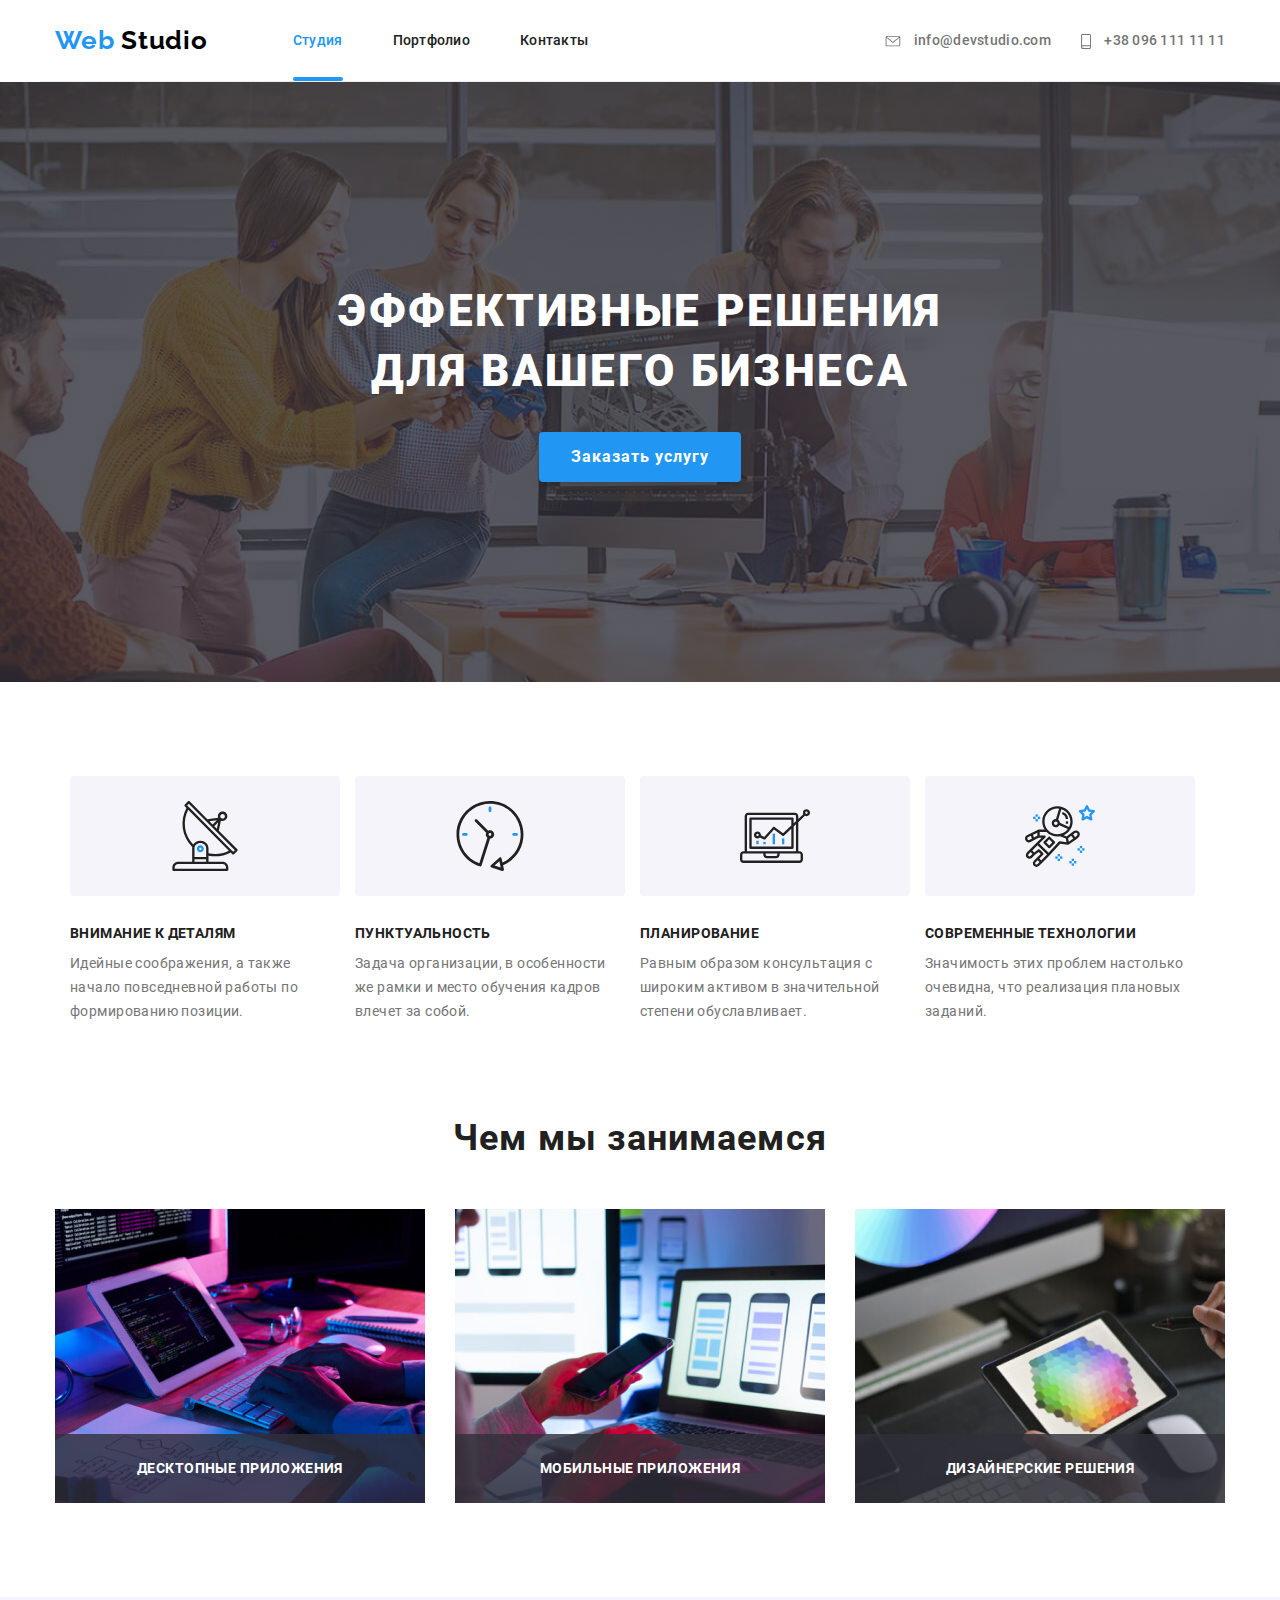
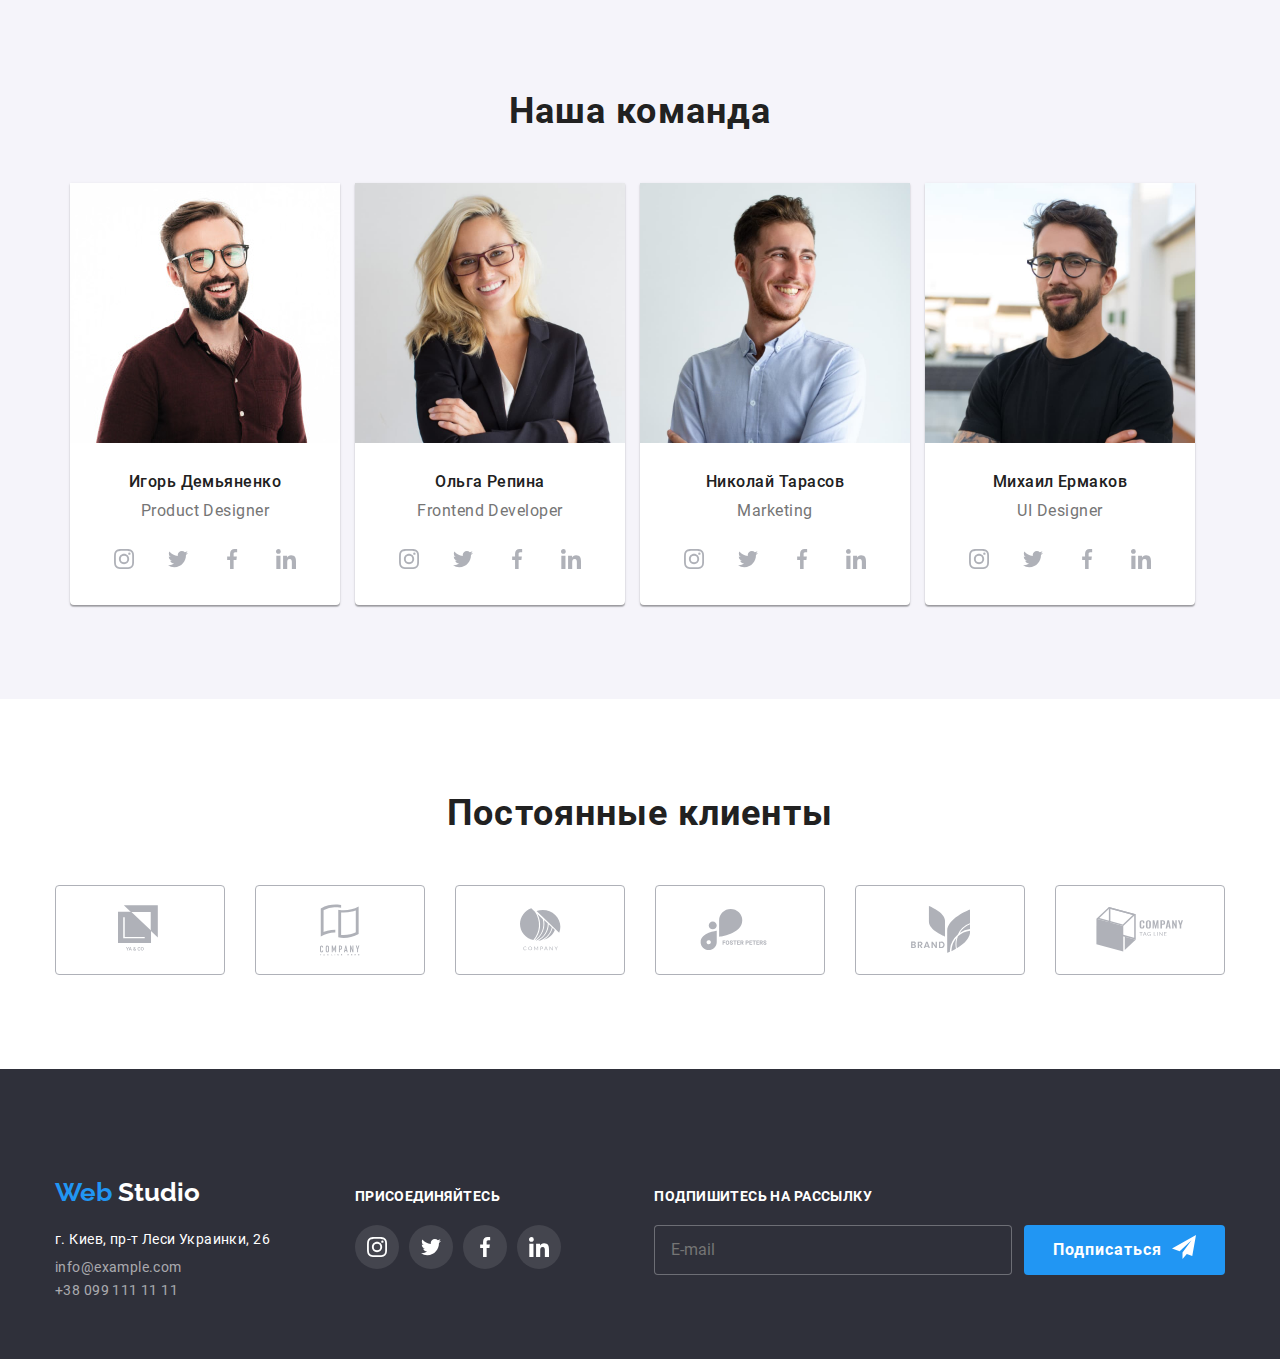
<file: indexm.html>
<!DOCTYPE html>
<html lang="ru">
  <head>
    <meta charset="UTF-8" />
    <meta name="viewport" content="width=device-width, initial-scale=1.0" />
    <link
      href="https://fonts.googleapis.com/css2?family=Raleway:wght@700&family=Roboto:wght@400;500;700;900&display=swap"
      rel="stylesheet"
    />
    <link rel="stylesheet" href="./css/main.min.css" />
    <title>Web Studio</title>
  </head>
  <body>
    <!--Шапка сайта-->
    <header>
      <div class="container page-header">
        <nav class="navigation">
          <a href="indexm.html" class="logo header list">
            <span>Web</span>
            Studio
          </a>
          <ul class="site-nav list">
            <li class="site-nav-item">
              <a href="./indexm.html" class="link current">Студия</a>
            </li>
            <li class="site-nav-item">
              <a href="./portfolio.html" class="link">Портфолио</a>
            </li>
            <li class="site-nav-item">
              <a href="./indexm.html" class="link">Контакты</a>
            </li>
          </ul>
        </nav>

        <ul class="auth-nav list">
          <li class="auth-nav-item">
            <a href="mailto:info@example.com" class="link">
              <svg class="auth-icon" width="16" height="11">
                <use href="./images/svg/sprite.svg#mail"></use>
              </svg>
              info@devstudio.com
            </a>
          </li>
          <li class="auth-nav-item">
            <a href="tel:+380961111111" class="link">
              <svg class="auth-icon" width="10" height="15">
                <use href="./images/svg/sprite.svg#phone"></use>
              </svg>
              +38 096 111 11 11
            </a>
          </li>
        </ul>
        <button
          type="button"
          class="menu-button"
          aria-expanded="false"
          aria-controls="menu-container"
          data-menu-button
        >
          <svg
            class="menu"
            width="40"
            height="40"
            aria-label="Переключатель мобильного меню"
          >
            <use
              class="icon-cross"
              href="./images/svg/sprite.svg#menu-cross"
            ></use>
            <use class="icon-menu" href="./images/svg/sprite.svg#menu"></use>
          </svg>
        </button>
        <div class="menu-container" data-menu>
          <ul class="menu-phone list">
            <li class="menu-phone-item line">
              <a href="./indexm.html" class="line current">Студия</a>
            </li>
            <li class="menu-phone-item">
              <a href="./portfolio.html" class="line">Портфолио</a>
            </li>
            <li class="menu-phone-item">
              <a href="./indexm.html" class="line">Контакты</a>
            </li>
          </ul>

          <ul class="address-phone list">
            <li class="address-phone-item">
              <a href="mailto:info@example.com" class="line">
                <svg class="auth-icon" width="16" height="11">
                  <use href="./images/svg/sprite.svg#mail"></use>
                </svg>
                info@devstudio.com
              </a>
            </li>
            <li class="address-phone-item">
              <a href="tel:+380961111111" class="line">
                <svg class="auth-icon" width="10" height="15">
                  <use href="./images/svg/sprite.svg#phone"></use>
                </svg>
                +38 096 111 11 11
              </a>
            </li>
          </ul>
        </div>
      </div>
    </header>
    <!--Герой-->
    <main>
      <section class="hero fon">
        <div class="container">
          <h1 class="hero-title">
            Эффективные решения
            <br />
            для вашего бизнеса
          </h1>
          <button
            type="button"
            data-modal-open
            class="button"
            aria-label="Услуга"
          >
            Заказать услугу
          </button>
        </div>
      </section>

      <!--Критерии-->
      <section class="section criteria">
        <div class="container">
          <h2 class="section-title visually-hidden">Критерии</h2>
          <ul class="criteria-list list">
            <li class="criteria-item icon-antenna">
              <h3 class="title">Внимание к деталям</h3>
              <p class="text">
                Идейные соображения, а также начало повседневной работы по
                формированию позиции.
              </p>
            </li>
            <li class="criteria-item icon-clock">
              <h3 class="title">Пунктуальность</h3>
              <p class="text">
                Задача организации, в особенности же рамки и место обучения
                кадров влечет за собой.
              </p>
            </li>
            <li class="criteria-item icon-diagram">
              <h3 class="title">Планирование</h3>
              <p class="text">
                Равным образом консультация с широким активом в значительной
                степени обуславливает.
              </p>
            </li>
            <li class="criteria-item icon-astronaut">
              <h3 class="title">Современные технологии</h3>
              <p class="text">
                Значимость этих проблем настолько очевидна, что реализация
                плановых заданий.
              </p>
            </li>
          </ul>
        </div>
      </section>

      <!--Чем мы занимаемся-->
      <section class="offers-none">
        <div class="container">
          <h2 class="section-title">Чем мы занимаемся</h2>
          <ul class="offers list">
            <li class="offers-item">
              <a href="#" aria-label="Десктопные приложения">
                <picture>
                  <source
                    srcset="
                      ./images/jpg1/desktop/box-1.jpg    1x,
                      ./images/jpg1/desktop/box-1@2x.jpg 2x
                    "
                    media="(min-width:1200px)"
                  />
                  <img
                    class="ofr"
                    src="./images/jpg1/desktop/box-1.jpg"
                    alt="Десктопные приложения"
                    width="370"
                    height="294"
                  />
                </picture>
                <h3 class="text-white">Десктопные приложения</h3>
              </a>
            </li>
            <li class="offers-item">
              <a href="#" aria-label="Мобильные приложения">
                <picture>
                  <source
                    srcset="
                      ./images/jpg1/desktop/box-2.jpg    1x,
                      ./images/jpg1/desktop/box-2@2x.jpg 2x
                    "
                    media="(min-width:1200px)"
                  />
                  <img
                    class="ofr"
                    src="./images/jpg1/desktop/box-2.jpg"
                    alt="Десктопные приложения"
                    width="370"
                    height="294"
                  />
                </picture>
                <h3 class="text-white">Мобильные приложения</h3>
              </a>
            </li>
            <li class="offers-item">
              <a href="#" aria-label="Дизайнерские решения">
                <picture>
                  <source
                    srcset="
                      ./images/jpg1/desktop/box-3.jpg    1x,
                      ./images/jpg1/desktop/box-3@2x.jpg 2x
                    "
                    media="(min-width:1200px)"
                  />
                  <img
                    class="ofr"
                    src="./images/jpg1/desktop/box-3.jpg"
                    alt="Десктопные приложения"
                    width="370"
                    height="294"
                  />
                </picture>
                <h3 class="text-white">Дизайнерские решения</h3>
              </a>
            </li>
          </ul>
        </div>
      </section>

      <!--Наша команда-->
      <section class="section section-team">
        <div class="container">
          <h2 class="section-title">Наша команда</h2>
          <ul class="team-list list">
            <!--Дизайнер-->
            <li class="team-item">
              <picture>
                <source
                  srcset="
                    ./images/jpg1/desktop/igor.jpg    1x,
                    ./images/jpg1/desktop/igor@2x.jpg 2x
                  "
                  media="(min-width:1200px)"
                />
                <source
                  srcset="
                    ./images/jpg1/tablet/igor-tab.jpg    1x,
                    ./images/jpg1/tablet/igor-tab@2x.jpg 2x
                  "
                  media="(min-width:768px)"
                />
                <source
                  srcset="
                    ./images/jpg1/mobile/igor-mob.jpg    1x,
                    ./images/jpg1/mobile/igor-mob@2x.jpg 2x
                  "
                  media="(max-width:767px)"
                />
                <img src="./images/jpg1/desktop/igor.jpg" alt="Дизайнер" />
              </picture>
              <h3 class="team">Игорь Демьяненко</h3>
              <p class="team-profession" lang="en">Product Designer</p>
              <div class="team-card-social">
                <ul class="social-list list">
                  <li class="social-item">
                    <a
                      href="https://www.instagram.com/"
                      class="social-icon"
                      target="_blank"
                      rel="noopener noreferrer"
                      aria-label="ссылка Инстаграм"
                    >
                      <svg class="icon" width="20" height="20">
                        <use href="./images/svg/sprite.svg#instagram"></use>
                      </svg>
                    </a>
                  </li>
                  <li class="social-item">
                    <a
                      href="https://twitter.com/"
                      class="social-icon"
                      target="_blank"
                      rel="noopener noreferrer"
                      aria-label="ссылка Твиттер"
                    >
                      <svg class="icon" width="20" height="20">
                        <use href="./images/svg/sprite.svg#twitter"></use>
                      </svg>
                    </a>
                  </li>
                  <li class="social-item">
                    <a
                      href="https://facebook.com/"
                      class="social-icon"
                      target="_blank"
                      rel="noopener noreferrer"
                      aria-label="ссылка Фейсбук"
                    >
                      <svg class="icon" width="20" height="20">
                        <use href="./images/svg/sprite.svg#facebook"></use>
                      </svg>
                    </a>
                  </li>
                  <li class="social-item">
                    <a
                      href="https://www.linkedin.com/"
                      class="social-icon"
                      target="_blank"
                      rel="noopener noreferrer"
                      aria-label="ссылка Линкедин"
                    >
                      <svg class="icon" width="20" height="20">
                        <use href="./images/svg/sprite.svg#linkedin"></use>
                      </svg>
                    </a>
                  </li>
                </ul>
              </div>
            </li>
            <!--Разработчик-->
            <li class="team-item">
              <picture>
                <source
                  srcset="
                    ./images/jpg1/desktop/olga.jpg    1x,
                    ./images/jpg1/desktop/olga@2x.jpg 2x
                  "
                  media="(min-width:1200px)"
                />
                <source
                  srcset="
                    ./images/jpg1/tablet/olga-tab.jpg    1x,
                    ./images/jpg1/tablet/olga-tab@2x.jpg 2x
                  "
                  media="(min-width:768px)"
                />
                <source
                  srcset="
                    ./images/jpg1/mobile/olga-mob.jpg    1x,
                    ./images/jpg1/mobile/olga-mob@2x.jpg 2x
                  "
                  media="(max-width:767px)"
                />
                <img src="./images/jpg1/desktop/olga.jpg" alt="Дизайнер" />
              </picture>
              <h3 class="team">Ольга Репина</h3>
              <p class="team-profession" lang="en">Frontend Developer</p>
              <div class="team-card-social">
                <ul class="social-list list">
                  <li class="social-item">
                    <a
                      href="https://www.instagram.com/"
                      class="social-icon"
                      target="_blank"
                      rel="noopener noreferrer"
                      aria-label="ссылка Инстаграм"
                    >
                      <svg class="icon" width="20" height="20">
                        <use href="./images/svg/sprite.svg#instagram"></use>
                      </svg>
                    </a>
                  </li>
                  <li class="social-item">
                    <a
                      href="https://twitter.com/"
                      class="social-icon"
                      target="_blank"
                      rel="noopener noreferrer"
                      aria-label="ссылка Твиттер"
                    >
                      <svg class="icon" width="20" height="20">
                        <use href="./images/svg/sprite.svg#twitter"></use>
                      </svg>
                    </a>
                  </li>
                  <li class="social-item">
                    <a
                      href="https://facebook.com/"
                      class="social-icon"
                      target="_blank"
                      rel="noopener noreferrer"
                      aria-label="ссылка Фейсбук"
                    >
                      <svg class="icon" width="20" height="20">
                        <use href="./images/svg/sprite.svg#facebook"></use>
                      </svg>
                    </a>
                  </li>
                  <li class="social-item">
                    <a
                      href="https://www.linkedin.com/"
                      class="social-icon"
                      target="_blank"
                      rel="noopener noreferrer"
                      aria-label="ссылка Линкедин"
                    >
                      <svg class="icon" width="20" height="20">
                        <use href="./images/svg/sprite.svg#linkedin"></use>
                      </svg>
                    </a>
                  </li>
                </ul>
              </div>
            </li>
            <!--Маркетолог-->
            <li class="team-item">
              <picture>
                <source
                  srcset="
                    ./images/jpg1/desktop/nikolay.jpg    1x,
                    ./images/jpg1/desktop/nikolay@2x.jpg 2x
                  "
                  media="(min-width:1200px)"
                />
                <source
                  srcset="
                    ./images/jpg1/tablet/nikolay-tab.jpg    1x,
                    ./images/jpg1/tablet/nikolay-tab@2x.jpg 2x
                  "
                  media="(min-width:768px)"
                />
                <source
                  srcset="
                    ./images/jpg1/mobile/nikolay-mob.jpg    1x,
                    ./images/jpg1/mobile/nikolay-mob@2x.jpg 2x
                  "
                  media="(max-width:767px)"
                />
                <img src="./images/jpg1/desktop/nikolay.jpg" alt="Дизайнер" />
              </picture>
              <h3 class="team">Николай Тарасов</h3>
              <p class="team-profession" lang="en">Marketing</p>
              <div class="team-card-social">
                <ul class="social-list list">
                  <li class="social-item">
                    <a
                      href="https://www.instagram.com/"
                      class="social-icon"
                      target="_blank"
                      rel="noopener noreferrer"
                      aria-label="ссылка Инстаграм"
                    >
                      <svg class="icon" width="20" height="20">
                        <use href="./images/svg/sprite.svg#instagram"></use>
                      </svg>
                    </a>
                  </li>
                  <li class="social-item">
                    <a
                      href="https://twitter.com/"
                      class="social-icon"
                      target="_blank"
                      rel="noopener noreferrer"
                      aria-label="ссылка Твиттер"
                    >
                      <svg class="icon" width="20" height="20">
                        <use href="./images/svg/sprite.svg#twitter"></use>
                      </svg>
                    </a>
                  </li>
                  <li class="social-item">
                    <a
                      href="https://facebook.com/"
                      class="social-icon"
                      target="_blank"
                      rel="noopener noreferrer"
                      aria-label="ссылка Фейсбук"
                    >
                      <svg class="icon" width="20" height="20">
                        <use href="./images/svg/sprite.svg#facebook"></use>
                      </svg>
                    </a>
                  </li>
                  <li class="social-item">
                    <a
                      href="https://www.linkedin.com/"
                      class="social-icon"
                      target="_blank"
                      rel="noopener noreferrer"
                      aria-label="ссылка Линкедин"
                    >
                      <svg class="icon" width="20" height="20">
                        <use href="./images/svg/sprite.svg#linkedin"></use>
                      </svg>
                    </a>
                  </li>
                </ul>
              </div>
            </li>
            <!--UI Дизайнер-->
            <li class="team-item">
              <picture>
                <source
                  srcset="
                    ./images/jpg1/desktop/mihail.jpg    1x,
                    ./images/jpg1/desktop/mihail@2x.jpg 2x
                  "
                  media="(min-width:1200px)"
                />
                <source
                  srcset="
                    ./images/jpg1/tablet/mihail-tab.jpg    1x,
                    ./images/jpg1/tablet/mihail-tab@2x.jpg 2x
                  "
                  media="(min-width:768px)"
                />
                <source
                  srcset="
                    ./images/jpg1/mobile/mihail-mob.jpg    1x,
                    ./images/jpg1/mobile/mihail-mob@2x.jpg 2x
                  "
                  media="(max-width:767px)"
                />
                <img src="./images/jpg1/desktop/mihail.jpg" alt="Дизайнер" />
              </picture>
              <h3 class="team">Михаил Ермаков</h3>
              <p class="team-profession" lang="en">UI Designer</p>
              <div class="team-card-social">
                <ul class="social-list list">
                  <li class="social-item">
                    <a
                      href="https://www.instagram.com/"
                      class="social-icon"
                      target="_blank"
                      rel="noopener noreferrer"
                      aria-label="ссылка Инстаграм"
                    >
                      <svg class="icon" width="20" height="20">
                        <use href="./images/svg/sprite.svg#instagram"></use>
                      </svg>
                    </a>
                  </li>
                  <li class="social-item">
                    <a
                      href="https://twitter.com/"
                      class="social-icon"
                      target="_blank"
                      rel="noopener noreferrer"
                      aria-label="ссылка Твиттер"
                    >
                      <svg class="icon" width="20" height="20">
                        <use href="./images/svg/sprite.svg#twitter"></use>
                      </svg>
                    </a>
                  </li>
                  <li class="social-item">
                    <a
                      href="https://facebook.com/"
                      class="social-icon"
                      target="_blank"
                      rel="noopener noreferrer"
                      aria-label="ссылка Фейсбук"
                    >
                      <svg class="icon" width="20" height="20">
                        <use href="./images/svg/sprite.svg#facebook"></use>
                      </svg>
                    </a>
                  </li>
                  <li class="social-item">
                    <a
                      href="https://www.linkedin.com/"
                      class="social-icon"
                      target="_blank"
                      rel="noopener noreferrer"
                      aria-label="ссылка Линкедин"
                    >
                      <svg class="icon" width="20" height="20">
                        <use href="./images/svg/sprite.svg#linkedin"></use>
                      </svg>
                    </a>
                  </li>
                </ul>
              </div>
            </li>
          </ul>
        </div>
      </section>

      <!--Постоянные клиенты-->

      <section class="section">
        <div class="container">
          <h2 class="section-title">Постоянные клиенты</h2>

          <ul class="customers list">
            <li class="customers-item">
              <a class="customers-logo" aria-label="YA & CO" href="">
                <svg class="customers-icon" width="44" height="49">
                  <use href="./images/svg/sprite.svg#logo1"></use>
                </svg>
              </a>
            </li>
            <li class="customers-item">
              <a class="customers-logo" aria-label="Company" href="">
                <svg class="customers-icon" width="40" height="52">
                  <use href="./images/svg/sprite.svg#logo2"></use>
                </svg>
              </a>
            </li>
            <li class="customers-item">
              <a class="customers-logo" aria-label="Company" href="">
                <svg class="customers-icon" width="41" height="43">
                  <use href="./images/svg/sprite.svg#logo3"></use>
                </svg>
              </a>
            </li>
            <li class="customers-item">
              <a class="customers-logo" aria-label="FOSTER PETERS" href="">
                <svg class="customers-icon" width="80" height="42">
                  <use href="./images/svg/sprite.svg#logo4"></use>
                </svg>
              </a>
            </li>
            <li class="customers-item">
              <a class="customers-logo" aria-label="BREND" href="">
                <svg class="customers-icon" width="59" height="47">
                  <use href="./images/svg/sprite.svg#logo5"></use>
                </svg>
              </a>
            </li>
            <li class="customers-item">
              <a class="customers-logo" aria-label="Company Tagline" href="">
                <svg class="customers-icon" width="88" height="45">
                  <use href="./images/svg/sprite.svg#logo6"></use>
                </svg>
              </a>
            </li>
          </ul>
        </div>
      </section>
    </main>
    <!--Футер-->
    <footer class="footer">
      <div class="container footer-container">
        <!--Контакты-->
        <div class="footer-content">
          <a href="index.html" class="logo-footer">
            <span class="web">Web</span>
            <span class="web-studio">Studio</span>
          </a>

          <address>
            <span class="address">
              г. Киев, пр-т Леси Украинки, 26
              <br />
            </span>
            <a
              href="mailto:info@example.com"
              class="address-link-email"
              aria-label="e-mail"
              >info@example.com</a
            >
            <a
              href="tel:+380991111111"
              class="address-link-phone"
              aria-label="телефон"
              >+38 099 111 11 11</a
            >
          </address>
        </div>

        <!--Ссылки на соцсети-->
        <div class="networks-social">
          <b class="networks">Присоединяйтесь</b>
          <ul class="social-footer list">
            <li class="social-item-footer">
              <a
                href="https://www.instagram.com/"
                class="social-icon"
                target="_blank"
                rel="noopener noreferrer"
                aria-label="ссылка Инстаграм"
              >
                <svg class="icon-footer" width="20" height="20">
                  <use href="./images/svg/sprite.svg#instagram"></use>
                </svg>
              </a>
            </li>
            <li class="social-item-footer">
              <a
                href="https://twitter.com/"
                class="social-icon"
                target="_blank"
                rel="noopener noreferrer"
                aria-label="ссылка Твиттер"
              >
                <svg class="icon-footer" width="20" height="20">
                  <use href="./images/svg/sprite.svg#twitter"></use>
                </svg>
              </a>
            </li>
            <li class="social-item-footer">
              <a
                href="https://facebook.com/"
                class="social-icon"
                target="_blank"
                rel="noopener noreferrer"
                aria-label="ссылка Фейсбук"
              >
                <svg class="icon-footer" width="20" height="20">
                  <use href="./images/svg/sprite.svg#facebook"></use>
                </svg>
              </a>
            </li>
            <li class="social-item-footer">
              <a
                href="https://www.linkedin.com/"
                class="social-icon"
                target="_blank"
                rel="noopener noreferrer"
                aria-label="ссылка Линкедин"
              >
                <svg class="icon-footer" width="20" height="20">
                  <use href="./images/svg/sprite.svg#linkedin"></use>
                </svg>
              </a>
            </li>
          </ul>
        </div>

        <!--Рассылка-->
        <div class="footer-form">
          <form>
            <b class="networks">Подпишитесь на рассылку</b>
            <div class="mail-sign">
              <input
                class="email-text"
                type="email"
                name="email"
                placeholder="E-mail"
              />

              <button type="submit" class="button-sign">Подписаться</button>
            </div>
          </form>
        </div>
      </div>
    </footer>

    <!--Модальное окно-->
    <div class="backdrop is-hidden" data-modal>
      <div class="modal">
        <!--Форма-->
        <form class="form" autocomplete="off">
          <h3 class="header-text">Оставьте свои данные, мы вам перезвоним</h3>

          <label class="form-field">
            <span class="form-label">Имя</span>
            <input class="form-input" type="name" name="name" />
            <svg class="form-icon">
              <use href="./images/svg/sprite.svg#person-black"></use>
            </svg>
          </label>

          <label class="form-field">
            <span class="form-label">Телефон</span>
            <input class="form-input" type="tel" name="tel" />
            <svg class="form-icon">
              <use href="./images/svg/sprite.svg#phone-black"></use>
            </svg>
          </label>

          <label class="form-field">
            <span class="form-label">Почта</span>
            <input class="form-input" type="email" name="email" />
            <svg class="form-icon">
              <use href="./images/svg/sprite.svg#email-black"></use>
            </svg>
          </label>

          <label class="form-comments">
            <span class="form-label">Комментарий</span>
            <textarea
              class="comment"
              name="comment"
              cols="30"
              rows="10"
              placeholder="Введите текст"
            ></textarea>
          </label>

          <label class="form-checkbox">
            <input class="checkbox" type="checkbox" name="check" />
            <span class="checkbox-icon"></span>
            <span
              >Соглашаюсь с рассылкой и принимаю
              <a href="#" class="form-link"> Условия договора</a></span
            >
          </label>

          <div class="form-button">
            <button class="form-btn" type="submit">Отправить</button>
          </div>
          <button type="button" class="close" data-modal-close>
            <svg class="close-icon" width="18" height="18">
              <use href="./images/svg/sprite.svg#close"></use>
            </svg>
          </button>
        </form>
      </div>
    </div>
    <script src="./js/modal.js"></script>
    <script src="./js/menu.js"></script>
  </body>
</html>
</file>
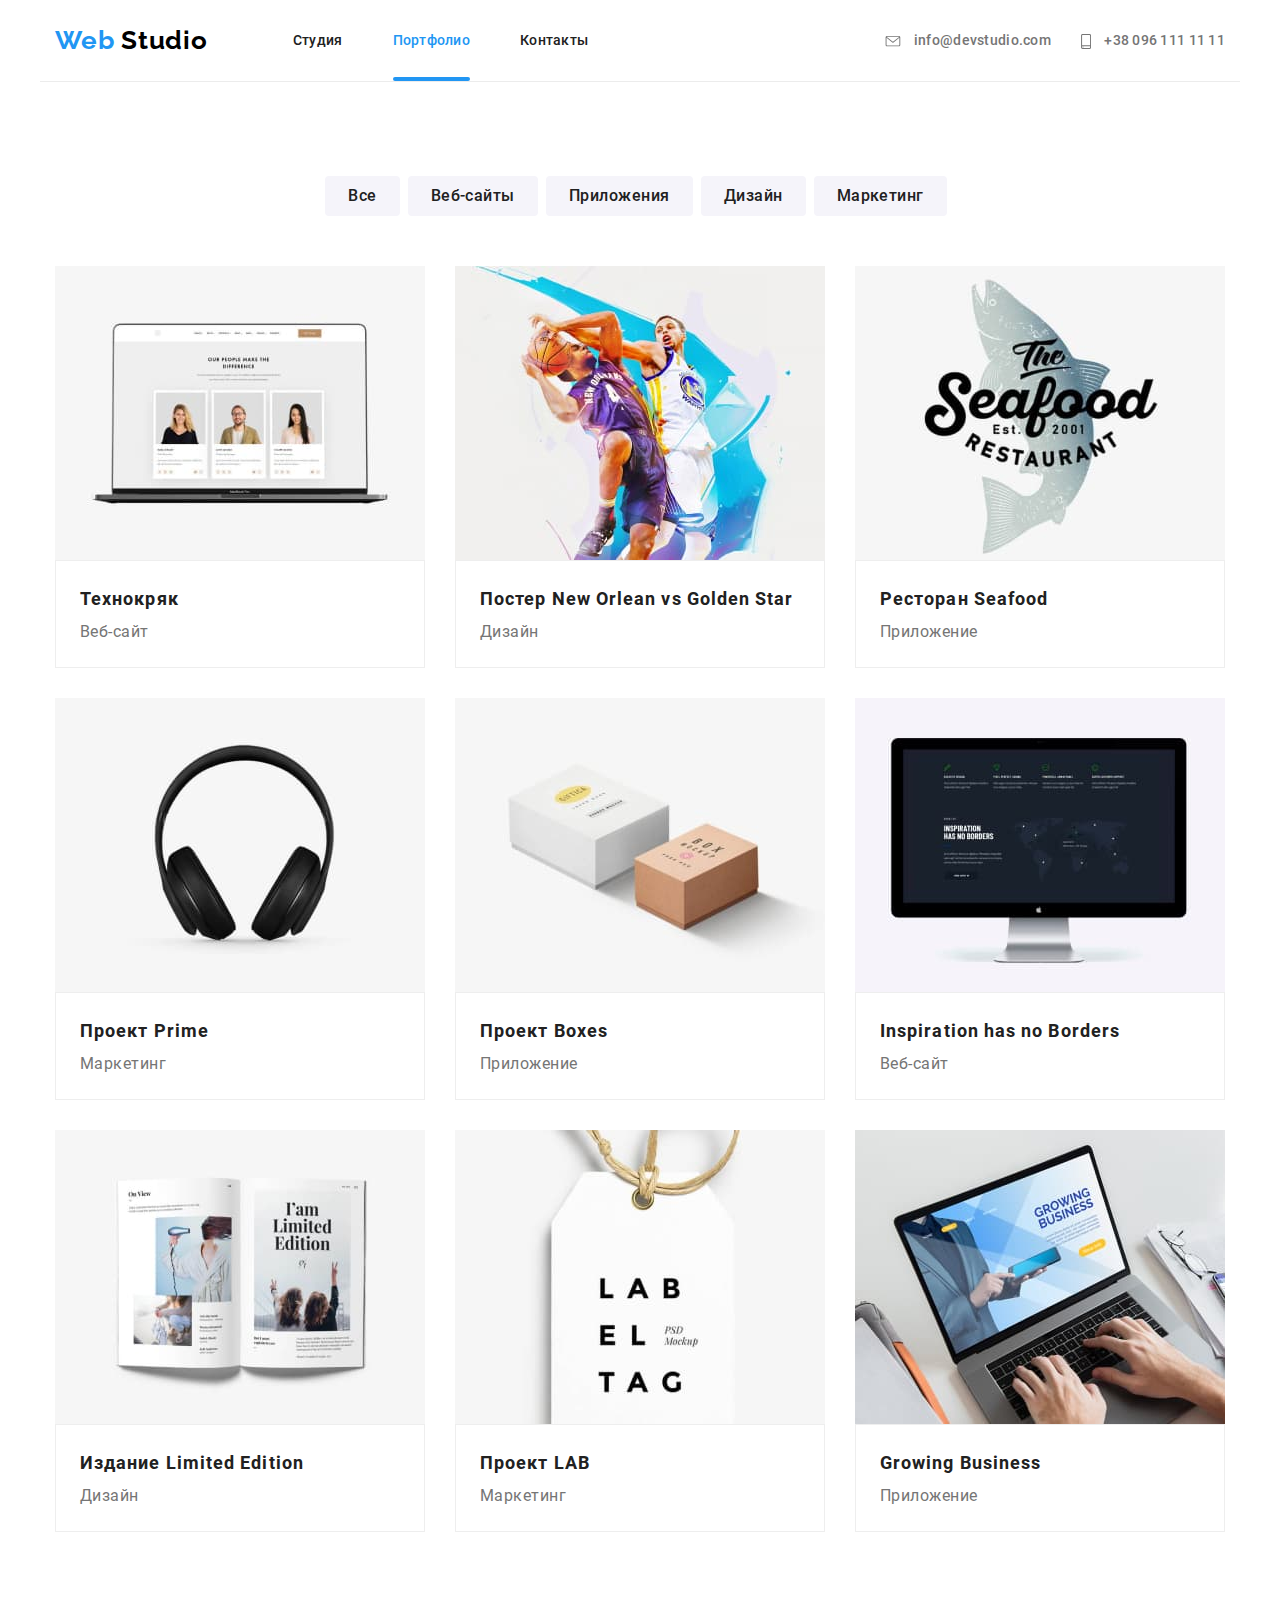
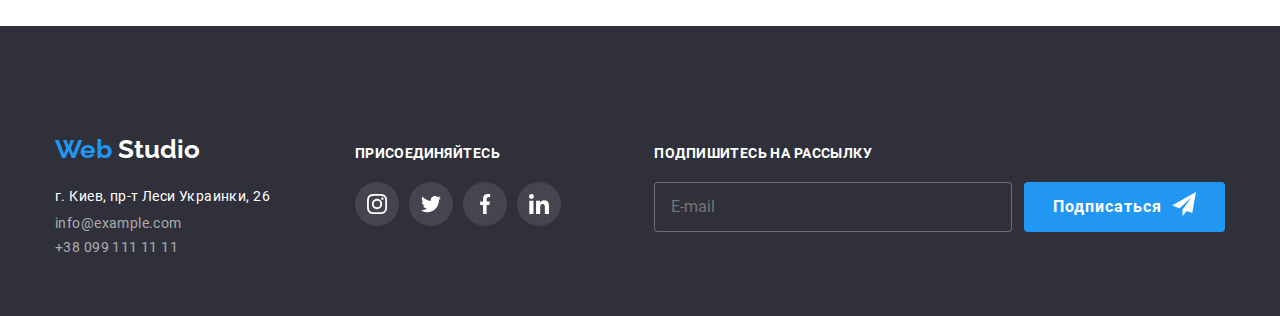
<file: portfolio.html>
<!DOCTYPE html>
<html lang="ru">
  <head>
    <meta charset="UTF-8" />
    <meta name="viewport" content="width=device-width, initial-scale=1.0" />
    <link
      href="https://fonts.googleapis.com/css2?family=Raleway:wght@700&family=Roboto:wght@400;500;700;900&display=swap"
      rel="stylesheet"
    />
    <link rel="stylesheet" href="./css/portfolio.min.css" />
    <title>Web Studio</title>
  </head>

  <body>
    <!--Шапка сайта-->
    <header>
      <div class="container page-header">
        <nav class="navigation">
          <a href="indexm.html" class="logo header list">
            <span>Web</span>
            Studio
          </a>
          <ul class="site-nav list">
            <li class="site-nav-item">
              <a href="./indexm.html" class="link">Студия</a>
            </li>
            <li class="site-nav-item">
              <a href="./portfolio.html" class="link current">Портфолио</a>
            </li>
            <li class="site-nav-item">
              <a href="" class="link">Контакты</a>
            </li>
          </ul>
        </nav>

        <ul class="auth-nav list">
          <li class="auth-nav-item">
            <a href="mailto:info@example.com" class="link">
              <svg class="auth-icon" width="16" height="11">
                <use href="./images/svg/sprite.svg#mail"></use>
              </svg>
              info@devstudio.com
            </a>
          </li>
          <li class="auth-nav-item">
            <a href="tel:+380961111111" class="link">
              <svg class="auth-icon" width="10" height="15">
                <use href="./images/svg/sprite.svg#phone"></use>
              </svg>
              +38 096 111 11 11
            </a>
          </li>
        </ul>
        <button
          type="button"
          class="menu-button"
          aria-expanded="false"
          aria-controls="menu-container"
          data-menu-button
        >
          <svg
            class="menu"
            width="40"
            height="40"
            aria-label="Переключатель мобильного меню"
          >
            <use
              class="icon-cross"
              href="./images/svg/sprite.svg#menu-cross"
            ></use>
            <use class="icon-menu" href="./images/svg/sprite.svg#menu"></use>
          </svg>
        </button>
        <div class="menu-container" data-menu>
          <ul class="menu-phone list">
            <li class="menu-phone-item line">
              <a href="./indexm.html" class="line">Студия</a>
            </li>
            <li class="menu-phone-item">
              <a href="./portfolio.html" class="line current">Портфолио</a>
            </li>
            <li class="menu-phone-item">
              <a href="./indexm.html" class="line">Контакты</a>
            </li>
          </ul>

          <ul class="address-phone list">
            <li class="address-phone-item">
              <a href="mailto:info@example.com" class="line">
                <svg class="auth-icon" width="16" height="11">
                  <use href="./images/svg/sprite.svg#mail"></use>
                </svg>
                info@devstudio.com
              </a>
            </li>
            <li class="address-phone-item">
              <a href="tel:+380961111111" class="line">
                <svg class="auth-icon" width="10" height="15">
                  <use href="./images/svg/sprite.svg#phone"></use>
                </svg>
                +38 096 111 11 11
              </a>
            </li>
          </ul>
        </div>
      </div>
    </header>
    <main>
      <!--Портфолио-->
      <section>
        <div class="section container">
          <h1 class="section-title visually-hidden">Портфолио</h1>

          <!--Фтльтры-->
          <ul class="filter list">
            <li><button type="button" class="filter-button">Все</button></li>
            <li>
              <button type="button" class="filter-button">Веб-сайты</button>
            </li>
            <li>
              <button type="button" class="filter-button">Приложения</button>
            </li>
            <li><button type="button" class="filter-button">Дизайн</button></li>
            <li>
              <button type="button" class="filter-button">Маркетинг</button>
            </li>
          </ul>
          <!--Набор карточек-->
          <ul class="list-projects list">
            <li class="projects-item">
              <a href="" class="projects-link">
                <div class="picture">
                  <picture>
                    <source
                      srcset="
                        ./images/jpg2/desktop/project1.jpg    1x,
                        ./images/jpg2/desktop/project1@2x.jpg 2x
                      "
                      media="(min-width:1200px)"
                    />
                    <source
                      srcset="
                        ./images/jpg2/tablet/project1-tab.jpg    1x,
                        ./images/jpg2/tablet/project1-tab@2x.jpg 2x
                      "
                      media="(min-width:768px)"
                    />
                    <source
                      srcset="
                        ./images/jpg2/mobile/project1-mob.jpg    1x,
                        ./images/jpg2/mobile/project1-mob@2x.jpg 2x
                      "
                      media="(max-width:767px)"
                    />
                    <img
                      src="./images/jpg2/desktop/project1.jpg"
                      alt="Дизайнер"
                    />
                  </picture>
                  <div class="picture-overlay">
                    <div class="picture-text">
                      <p>
                        Технокряк это современная площадка распространения
                        коронавируса. Компании используют эту платформу для
                        цифрового шпионажа и атак на защищённые сервера
                        конкурентов.
                      </p>
                    </div>
                  </div>
                </div>

                <div class="content">
                  <h2 class="title-link">Технокряк</h2>
                  <p class="text-link">Веб-сайт</p>
                </div>
              </a>
            </li>
            <li class="projects-item">
              <a href="" class="projects-link">
                <div class="picture">
                  <picture>
                    <source
                      srcset="
                        ./images/jpg2/desktop/project2.jpg    1x,
                        ./images/jpg2/desktop/project2@2x.jpg 2x
                      "
                      media="(min-width:1200px)"
                    />
                    <source
                      srcset="
                        ./images/jpg2/tablet/project2-tab.jpg    1x,
                        ./images/jpg2/tablet/project2-tab@2x.jpg 2x
                      "
                      media="(min-width:768px)"
                    />
                    <source
                      srcset="
                        ./images/jpg2/mobile/project2-mob.jpg    1x,
                        ./images/jpg2/mobile/project2-mob@2x.jpg 2x
                      "
                      media="(max-width:767px)"
                    />
                    <img
                      src="./images/jpg2/desktop/project2.jpg"
                      alt="Дизайнер"
                    />
                  </picture>
                  <div class="picture-overlay">
                    <div class="picture-text">
                      <p>
                        Технокряк это современная площадка распространения
                        коронавируса. Компании используют эту платформу для
                        цифрового шпионажа и атак на защищённые сервера
                        конкурентов.
                      </p>
                    </div>
                  </div>
                </div>

                <div class="content">
                  <h2 class="title-link">Постер New Orlean vs Golden Star</h2>
                  <p class="text-link">Дизайн</p>
                </div>
              </a>
            </li>
            <li class="projects-item">
              <a href="" class="projects-link">
                <div class="picture">
                  <picture>
                    <source
                      srcset="
                        ./images/jpg2/desktop/project3.jpg    1x,
                        ./images/jpg2/desktop/project3@2x.jpg 2x
                      "
                      media="(min-width:1200px)"
                    />
                    <source
                      srcset="
                        ./images/jpg2/tablet/project3-tab.jpg    1x,
                        ./images/jpg2/tablet/project3-tab@2x.jpg 2x
                      "
                      media="(min-width:768px)"
                    />
                    <source
                      srcset="
                        ./images/jpg2/mobile/project3-mob.jpg    1x,
                        ./images/jpg2/mobile/project3-mob@2x.jpg 2x
                      "
                      media="(max-width:767px)"
                    />
                    <img
                      src="./images/jpg2/desktop/project3.jpg"
                      alt="Дизайнер"
                    />
                  </picture>
                  <div class="picture-overlay">
                    <div class="picture-text">
                      <p>
                        Технокряк это современная площадка распространения
                        коронавируса. Компании используют эту платформу для
                        цифрового шпионажа и атак на защищённые сервера
                        конкурентов.
                      </p>
                    </div>
                  </div>
                </div>

                <div class="content">
                  <h2 class="title-link">Ресторан Seafood</h2>
                  <p class="text-link">Приложение</p>
                </div>
              </a>
            </li>
            <li class="projects-item">
              <a href="" class="projects-link">
                <div class="picture">
                  <picture>
                    <source
                      srcset="
                        ./images/jpg2/desktop/project4.jpg    1x,
                        ./images/jpg2/desktop/project4@2x.jpg 2x
                      "
                      media="(min-width:1200px)"
                    />
                    <source
                      srcset="
                        ./images/jpg2/tablet/project4-tab.jpg    1x,
                        ./images/jpg2/tablet/project4-tab@2x.jpg 2x
                      "
                      media="(min-width:768px)"
                    />
                    <source
                      srcset="
                        ./images/jpg2/mobile/project4-mob.jpg    1x,
                        ./images/jpg2/mobile/project4-mob@2x.jpg 2x
                      "
                      media="(max-width:767px)"
                    />
                    <img
                      src="./images/jpg2/desktop/project4.jpg"
                      alt="Дизайнер"
                    />
                  </picture>
                  <div class="picture-overlay">
                    <div class="picture-text">
                      <p>
                        Технокряк это современная площадка распространения
                        коронавируса. Компании используют эту платформу для
                        цифрового шпионажа и атак на защищённые сервера
                        конкурентов.
                      </p>
                    </div>
                  </div>
                </div>

                <div class="content">
                  <h2 class="title-link">Проект Prime</h2>
                  <p class="text-link">Маркетинг</p>
                </div>
              </a>
            </li>
            <li class="projects-item">
              <a href="" class="projects-link">
                <div class="picture">
                  <picture>
                    <source
                      srcset="
                        ./images/jpg2/desktop/project5.jpg    1x,
                        ./images/jpg2/desktop/project5@2x.jpg 2x
                      "
                      media="(min-width:1200px)"
                    />
                    <source
                      srcset="
                        ./images/jpg2/tablet/project5-tab.jpg    1x,
                        ./images/jpg2/tablet/project5-tab@2x.jpg 2x
                      "
                      media="(min-width:768px)"
                    />
                    <source
                      srcset="
                        ./images/jpg2/mobile/project5-mob.jpg    1x,
                        ./images/jpg2/mobile/project5-mob@2x.jpg 2x
                      "
                      media="(max-width:767px)"
                    />
                    <img
                      src="./images/jpg2/desktop/project5.jpg"
                      alt="Дизайнер"
                    />
                  </picture>
                  <div class="picture-overlay">
                    <div class="picture-text">
                      <p>
                        Технокряк это современная площадка распространения
                        коронавируса. Компании используют эту платформу для
                        цифрового шпионажа и атак на защищённые сервера
                        конкурентов.
                      </p>
                    </div>
                  </div>
                </div>

                <div class="content">
                  <h2 class="title-link">Проект Boxes</h2>
                  <p class="text-link">Приложение</p>
                </div>
              </a>
            </li>
            <li class="projects-item">
              <a href="" class="projects-link">
                <div class="picture">
                  <picture>
                    <source
                      srcset="
                        ./images/jpg2/desktop/project6.jpg    1x,
                        ./images/jpg2/desktop/project6@2x.jpg 2x
                      "
                      media="(min-width:1200px)"
                    />
                    <source
                      srcset="
                        ./images/jpg2/tablet/project6-tab.jpg    1x,
                        ./images/jpg2/tablet/project6-tab@2x.jpg 2x
                      "
                      media="(min-width:768px)"
                    />
                    <source
                      srcset="
                        ./images/jpg2/mobile/project6-mob.jpg    1x,
                        ./images/jpg2/mobile/project6-mob@2x.jpg 2x
                      "
                      media="(max-width:767px)"
                    />
                    <img
                      src="./images/jpg2/desktop/project6.jpg"
                      alt="Дизайнер"
                    />
                  </picture>
                  <div class="picture-overlay">
                    <div class="picture-text">
                      <p>
                        Технокряк это современная площадка распространения
                        коронавируса. Компании используют эту платформу для
                        цифрового шпионажа и атак на защищённые сервера
                        конкурентов.
                      </p>
                    </div>
                  </div>
                </div>

                <div class="content">
                  <h2 class="title-link">Inspiration has no Borders</h2>
                  <p class="text-link">Веб-сайт</p>
                </div>
              </a>
            </li>
            <li class="projects-item">
              <a href="" class="projects-link">
                <div class="picture">
                  <picture>
                    <source
                      srcset="
                        ./images/jpg2/desktop/project7.jpg    1x,
                        ./images/jpg2/desktop/project7@2x.jpg 2x
                      "
                      media="(min-width:1200px)"
                    />
                    <source
                      srcset="
                        ./images/jpg2/tablet/project7-tab.jpg    1x,
                        ./images/jpg2/tablet/project7-tab@2x.jpg 2x
                      "
                      media="(min-width:768px)"
                    />
                    <source
                      srcset="
                        ./images/jpg2/mobile/project7-mob.jpg    1x,
                        ./images/jpg2/mobile/project7-mob@2x.jpg 2x
                      "
                      media="(max-width:767px)"
                    />
                    <img
                      src="./images/jpg2/desktop/project7.jpg"
                      alt="Дизайнер"
                    />
                  </picture>
                  <div class="picture-overlay">
                    <div class="picture-text">
                      <p>
                        Технокряк это современная площадка распространения
                        коронавируса. Компании используют эту платформу для
                        цифрового шпионажа и атак на защищённые сервера
                        конкурентов.
                      </p>
                    </div>
                  </div>
                </div>

                <div class="content">
                  <h2 class="title-link">Издание Limited Edition</h2>
                  <p class="text-link">Дизайн</p>
                </div>
              </a>
            </li>
            <li class="projects-item">
              <a href="" class="projects-link">
                <div class="picture">
                  <picture>
                    <source
                      srcset="
                        ./images/jpg2/desktop/project8.jpg    1x,
                        ./images/jpg2/desktop/project8@2x.jpg 2x
                      "
                      media="(min-width:1200px)"
                    />
                    <source
                      srcset="
                        ./images/jpg2/tablet/project8-tab.jpg    1x,
                        ./images/jpg2/tablet/project8-tab@2x.jpg 2x
                      "
                      media="(min-width:768px)"
                    />
                    <source
                      srcset="
                        ./images/jpg2/mobile/project8-mob.jpg    1x,
                        ./images/jpg2/mobile/project8-mob@2x.jpg 2x
                      "
                      media="(max-width:767px)"
                    />
                    <img
                      src="./images/jpg2/desktop/project8.jpg"
                      alt="Дизайнер"
                    />
                  </picture>
                  <div class="picture-overlay">
                    <div class="picture-text">
                      <p>
                        Технокряк это современная площадка распространения
                        коронавируса. Компании используют эту платформу для
                        цифрового шпионажа и атак на защищённые сервера
                        конкурентов.
                      </p>
                    </div>
                  </div>
                </div>

                <div class="content">
                  <h2 class="title-link">Проект LAB</h2>
                  <p class="text-link">Маркетинг</p>
                </div>
              </a>
            </li>
            <li class="projects-item">
              <a href="" class="projects-link">
                <div class="picture">
                  <picture>
                    <source
                      srcset="
                        ./images/jpg2/desktop/project9.jpg    1x,
                        ./images/jpg2/desktop/project9@2x.jpg 2x
                      "
                      media="(min-width:1200px)"
                    />
                    <source
                      srcset="
                        ./images/jpg2/tablet/project9-tab.jpg    1x,
                        ./images/jpg2/tablet/project9-tab@2x.jpg 2x
                      "
                      media="(min-width:768px)"
                    />
                    <source
                      srcset="
                        ./images/jpg2/mobile/project9-mob.jpg    1x,
                        ./images/jpg2/mobile/project9-mob@2x.jpg 2x
                      "
                      media="(max-width:767px)"
                    />
                    <img
                      src="./images/jpg2/desktop/project9.jpg"
                      alt="Дизайнер"
                    />
                  </picture>
                  <div class="picture-overlay">
                    <div class="picture-text">
                      <p>
                        Технокряк это современная площадка распространения
                        коронавируса. Компании используют эту платформу для
                        цифрового шпионажа и атак на защищённые сервера
                        конкурентов.
                      </p>
                    </div>
                  </div>
                </div>

                <div class="content">
                  <h2 class="title-link">Growing Business</h2>
                  <p class="text-link">Приложение</p>
                </div>
              </a>
            </li>
          </ul>
        </div>
      </section>
    </main>

    <!--Футер-->
    <footer class="footer">
      <div class="container footer-container">
        <!--Контакты-->
        <div class="footer-content">
          <a href="indexm.html" class="logo-footer">
            <span class="web">Web</span>
            <span class="web-studio">Studio</span>
          </a>

          <address>
            <span class="address">
              г. Киев, пр-т Леси Украинки, 26
              <br />
            </span>
            <a
              href="mailto:info@example.com"
              class="address-link-email"
              aria-label="e-mail"
              >info@example.com</a
            >
            <a
              href="tel:+380991111111"
              class="address-link-phone"
              aria-label="телефон"
              >+38 099 111 11 11</a
            >
          </address>
        </div>

        <!--Ссылки на соцсети-->
        <div class="networks-social">
          <b class="networks">Присоединяйтесь</b>
          <ul class="social-footer list">
            <li class="social-item-footer">
              <a
                href="https://www.instagram.com/"
                class="social-icon"
                target="_blank"
                rel="noopener noreferrer"
                aria-label="ссылка Инстаграм"
              >
                <svg class="icon-footer" width="20" height="20">
                  <use href="./images/svg/sprite.svg#instagram"></use>
                </svg>
              </a>
            </li>
            <li class="social-item-footer">
              <a
                href="https://twitter.com/"
                class="social-icon"
                target="_blank"
                rel="noopener noreferrer"
                aria-label="ссылка Твиттер"
              >
                <svg class="icon-footer" width="20" height="20">
                  <use href="./images/svg/sprite.svg#twitter"></use>
                </svg>
              </a>
            </li>
            <li class="social-item-footer">
              <a
                href="https://facebook.com/"
                class="social-icon"
                target="_blank"
                rel="noopener noreferrer"
                aria-label="ссылка Фейсбук"
              >
                <svg class="icon-footer" width="20" height="20">
                  <use href="./images/svg/sprite.svg#facebook"></use>
                </svg>
              </a>
            </li>
            <li class="social-item-footer">
              <a
                href="https://www.linkedin.com/"
                class="social-icon"
                target="_blank"
                rel="noopener noreferrer"
                aria-label="ссылка Линкедин"
              >
                <svg class="icon-footer" width="20" height="20">
                  <use href="./images/svg/sprite.svg#linkedin"></use>
                </svg>
              </a>
            </li>
          </ul>
        </div>

        <!--Рассылка-->
        <div class="footer-form">
          <form>
            <b class="networks">Подпишитесь на рассылку</b>
            <div class="mail-sign">
              <input
                class="email-text"
                type="email"
                name="email"
                placeholder="E-mail"
              />

              <button type="submit" class="button-sign">Подписаться</button>
            </div>
          </form>
        </div>
      </div>
    </footer>
    <script src="./js/menu.js"></script>
  </body>
</html>
</file>
<file: css/main.min.css>
@font-face{font-family:"Roboto";font-style:normal;font-weight:400;src:local("Roboto"),local("Roboto-Regular"),url("../fonts/roboto-v20-latin_cyrillic-regular.woff2") format("woff2"),url("../fonts/roboto-v20-latin_cyrillic-regular.woff") format("woff")}@font-face{font-family:"Roboto";font-style:normal;font-weight:500;src:local("Roboto Medium"),local("Roboto-Medium"),url("../fonts/roboto-v20-latin_cyrillic-500.woff2") format("woff2"),url("../fonts/roboto-v20-latin_cyrillic-500.woff") format("woff")}@font-face{font-family:"Roboto";font-style:normal;font-weight:700;src:local("Roboto Bold"),local("Roboto-Bold"),url("../fonts/roboto-v20-latin_cyrillic-700.woff2") format("woff2"),url("../fonts/roboto-v20-latin_cyrillic-700.woff") format("woff")}@font-face{font-family:"Roboto";font-style:normal;font-weight:900;src:local("Roboto Black"),local("Roboto-Black"),url("../fonts/roboto-v20-latin_cyrillic-900.woff2") format("woff2"),url("../fonts/roboto-v20-latin_cyrillic-900.woff") format("woff")}@font-face{font-family:"Raleway";font-style:normal;font-weight:700;src:local(""),url("../fonts/raleway-v17-latin_cyrillic-700.woff2") format("woff2"),url("../fonts/raleway-v17-latin_cyrillic-700.woff") format("woff")}/*! normalize.css v8.0.1 | MIT License | github.com/necolas/normalize.css */html{line-height:1.15;-webkit-text-size-adjust:100%}body{margin:0}main{display:block}h1{font-size:2em;margin:0.67em 0}hr{-webkit-box-sizing:content-box;box-sizing:content-box;height:0;overflow:visible}pre{font-family:monospace, monospace;font-size:1em}a{background-color:transparent}abbr[title]{border-bottom:none;text-decoration:underline;-webkit-text-decoration:underline dotted;text-decoration:underline dotted}b,strong{font-weight:bolder}code,kbd,samp{font-family:monospace, monospace;font-size:1em}small{font-size:80%}sub,sup{font-size:75%;line-height:0;position:relative;vertical-align:baseline}sub{bottom:-0.25em}sup{top:-0.5em}img{border-style:none}button,input,optgroup,select,textarea{font-family:inherit;font-size:100%;line-height:1.15;margin:0}button,input{overflow:visible}button,select{text-transform:none}button,[type="button"],[type="reset"],[type="submit"]{-webkit-appearance:button}button::-moz-focus-inner,[type="button"]::-moz-focus-inner,[type="reset"]::-moz-focus-inner,[type="submit"]::-moz-focus-inner{border-style:none;padding:0}button:-moz-focusring,[type="button"]:-moz-focusring,[type="reset"]:-moz-focusring,[type="submit"]:-moz-focusring{outline:1px dotted ButtonText}fieldset{padding:0.35em 0.75em 0.625em}legend{-webkit-box-sizing:border-box;box-sizing:border-box;color:inherit;display:table;max-width:100%;padding:0;white-space:normal}progress{vertical-align:baseline}textarea{overflow:auto}[type="checkbox"],[type="radio"]{-webkit-box-sizing:border-box;box-sizing:border-box;padding:0}[type="number"]::-webkit-inner-spin-button,[type="number"]::-webkit-outer-spin-button{height:auto}[type="search"]{-webkit-appearance:textfield;outline-offset:-2px}[type="search"]::-webkit-search-decoration{-webkit-appearance:none}::-webkit-file-upload-button{-webkit-appearance:button;font:inherit}details{display:block}summary{display:list-item}template{display:none}[hidden]{display:none}html{-webkit-box-sizing:border-box;box-sizing:border-box}*,*::before,*::after{-webkit-box-sizing:inherit;box-sizing:inherit}.visually-hidden{position:absolute !important;clip:rect(1px 1px 1px 1px);clip:rect(1px, 1px, 1px, 1px);padding:0 !important;border:0 !important;height:1px !important;width:1px !important;overflow:hidden}body{color:#757575;background-color:#fff;font-family:Roboto,sans-serif;font-style:normal}a{text-decoration:none}p{margin-top:0px;margin-bottom:0px}img{display:block;max-width:100%;height:auto}@media screen and (max-width: 767px){img{width:480px}}.list{list-style:none;padding:0;margin:0}.container{width:100%;padding-left:15px;padding-right:15px;margin-right:auto;margin-left:auto}@media screen and (max-width: 767px) and (min-width: 480px){.container{width:480px}}@media screen and (max-width: 1199px) and (min-width: 768px){.container{width:768px}}@media screen and (min-width: 1200px){.container{width:1200px}}.section{padding-top:60px;padding-bottom:60px}@media screen and (min-width: 1200px){.section{padding-top:94px;padding-bottom:94px}}.section-title{font-weight:700;font-size:28px;letter-spacing:0.03em;font-family:Roboto, sans-serif;color:#212121;text-align:center;line-height:1.17;margin-bottom:30px;margin-top:0}@media screen and (min-width: 768px){.section-title{margin-bottom:50px;font-size:36px;line-height:1.16}}.logo{display:inline-block;margin-right:85px;padding:16px 0px;color:#000;font-family:Raleway,sans-serif;font-weight:700;font-size:26px;line-height:1.19;letter-spacing:0.03em;text-decoration:none;-webkit-transition:color 250ms cubic-bezier(0.4, 0, 0.2, 1);transition:color 250ms cubic-bezier(0.4, 0, 0.2, 1)}@media screen and (min-width: 768px){.logo{padding:25px 0px}}.logo span{color:#2196f3}.logo:hover{color:#2196f3}.logo-footer{color:#212121;text-decoration:none;font-family:Raleway,sans-serif;font-style:normal;font-weight:700;font-size:26px;line-height:1.15}@media screen and (max-width: 767px){.logo-footer{font-size:24px}}.logo-footer:hover,.logo-footer:focus{color:#2196f3}.web{color:#2196f3}.web-studio{color:#fff}header{position:relative}.page-header{display:-webkit-box;display:-ms-flexbox;display:flex;-webkit-box-align:center;-ms-flex-align:center;align-items:center;border-bottom:1px solid #ececec}.menu-container{display:none;position:absolute;top:100%;left:0px;width:100%;z-index:1;background-color:#fff;-webkit-box-shadow:0px 4px 8px rgba(0,0,0,0.04),0px 2px 4px rgba(0,0,0,0.08),0px 1px 3px rgba(0,0,0,0.16);box-shadow:0px 4px 8px rgba(0,0,0,0.04),0px 2px 4px rgba(0,0,0,0.08),0px 1px 3px rgba(0,0,0,0.16);padding-bottom:60px;padding-top:60px;text-align:center}@media screen and (min-width: 768px){.menu-container{display:none}}.menu-container.is-open{display:block}.menu-phone{margin-bottom:60px}.menu-phone-item:not(:last-child){margin-bottom:40px}.menu-phone-item.line{display:inline-block;position:relative}.address-phone-item:not(:last-child){margin-bottom:16px}.line{display:inline;position:relative;color:#212121;font-weight:500;font-size:18px;line-height:1.17;letter-spacing:0.02em;font-family:Roboto,sans-serif;font-style:normal;-webkit-transition:color 250ms cubic-bezier(0.4, 0, 0.2, 1);transition:color 250ms cubic-bezier(0.4, 0, 0.2, 1)}.line:hover,.line:focus{color:#2196f3}.line.current::after{content:"";position:absolute;left:0;bottom:-8px;display:block;width:100%;height:4px;background-color:#2196f3;border-radius:2px}.line.current{color:#2196f3}.address-phone .line{display:inline;color:#757575;font-weight:500;font-size:18px;line-height:1.17;letter-spacing:0.02em;font-family:Roboto,sans-serif;font-style:normal;-webkit-transition:color 250ms cubic-bezier(0.4, 0, 0.2, 1);transition:color 250ms cubic-bezier(0.4, 0, 0.2, 1)}.navigation{display:-webkit-box;display:-ms-flexbox;display:flex;margin-right:auto}@media screen and (min-width: 768px){.navigation{display:-webkit-box;display:-ms-flexbox;display:flex;-webkit-box-align:center;-ms-flex-align:center;align-items:center;margin-right:auto}}.site-nav{display:-webkit-box;display:-ms-flexbox;display:flex}@media screen and (max-width: 767px){.site-nav{display:none}}.site-nav .link{display:inline;position:relative;color:#212121;font-weight:500;font-size:14px;line-height:1.14;letter-spacing:0.02em;font-family:Roboto,sans-serif;font-style:normal;padding-bottom:32px;-webkit-transition:color 250ms cubic-bezier(0.4, 0, 0.2, 1);transition:color 250ms cubic-bezier(0.4, 0, 0.2, 1)}.site-nav .link:hover,.site-nav .link:focus{color:#2196f3}.site-nav .link.current{color:#2196f3;position:relative}.site-nav-item:not(:last-child){margin-right:50px}.current::after{content:"";position:absolute;left:0;bottom:-1px;display:block;width:100%;height:4px;background-color:#2196f3;border-radius:2px}@media screen and (min-width: 1200px){.auth-nav{display:-webkit-box;display:-ms-flexbox;display:flex}}@media screen and (max-width: 767px){.auth-nav{display:none}}.auth-nav .link{display:inline;color:#757575;font-weight:500;font-size:14px;line-height:1.14;letter-spacing:0.02em;font-family:Roboto,sans-serif;font-style:normal;-webkit-transition:color 250ms cubic-bezier(0.4, 0, 0.2, 1);transition:color 250ms cubic-bezier(0.4, 0, 0.2, 1)}.auth-nav .link:hover,.auth-nav .link:focus{color:#2196f3}@media screen and (min-width: 1200px){.auth-nav-item:not(:last-child){margin-right:30px}}@media screen and (max-width: 1199px) and (min-width: 768px){.auth-nav-item:not(:last-child){margin-bottom:10px}}.auth-icon{margin-right:10px;fill:currentColor;vertical-align:middle;-webkit-transition:fill 250ms cubic-bezier(0.4, 0, 0.2, 1);transition:fill 250ms cubic-bezier(0.4, 0, 0.2, 1)}.auth-icon:hover{fill:#2196f3}.button{display:inline-block;padding:10px 32px;min-width:200px;border-width:0px;text-align:center;color:#fff;background-color:#2196f3;-webkit-box-shadow:0px 4px 4px rgba(0,0,0,0.15);box-shadow:0px 4px 4px rgba(0,0,0,0.15);border-radius:4px;font-family:Roboto,sans-serif;font-weight:700;font-size:16px;line-height:1.87;letter-spacing:0.06em;-webkit-transition:background-color 250ms cubic-bezier(0.4, 0, 0.2, 1);transition:background-color 250ms cubic-bezier(0.4, 0, 0.2, 1)}.button:hover,.button:focus{background-color:#188ce8}.button-sign{display:-webkit-inline-box;display:-ms-inline-flexbox;display:inline-flex;border-radius:4px;padding:10px 29px;min-width:200px;border-width:0px;text-align:center;color:#fff;background-color:#2196f3;font-family:Roboto,sans-serif;font-weight:700;font-size:16px;line-height:1.87;letter-spacing:0.06em}.button-sign::after{width:24px;height:24px;margin-left:10px;content:" ";background-image:url("../images/svg/send.svg");background-size:contain;-webkit-box-align:baseline;-ms-flex-align:baseline;align-items:baseline}.filter-button{display:inline-block;border-radius:4px;padding:6px 22px;margin-right:8px;text-align:center;color:#212121;background-color:#f5f4fa;font-family:Roboto,sans-serif;font-weight:500;font-size:16px;line-height:1.625;letter-spacing:0.03em;min-width:73px;border:1px solid transparent;cursor:pointer;-webkit-transition:all 250ms cubic-bezier(0.4, 0, 0.2, 1);transition:all 250ms cubic-bezier(0.4, 0, 0.2, 1)}.filter-button:hover,.filter-button:focus{color:#fff;background-color:#2196f3}.close{display:-webkit-box;display:-ms-flexbox;display:flex;-webkit-box-align:center;-ms-flex-align:center;align-items:center;-webkit-box-pack:center;-ms-flex-pack:center;justify-content:center;position:absolute;top:8px;right:8px;padding:0;width:30px;height:30px;border-radius:50%;border:1px solid rgba(0,0,0,0.1);background-color:#fff;-webkit-transition:color 250ms cubic-bezier(0.4, 0, 0.2, 1);transition:color 250ms cubic-bezier(0.4, 0, 0.2, 1);cursor:pointer}.close:hover .close-icon,.close:focus .close-icon{fill:#2196f3}.form-button{text-align:center}.form-btn{display:inline-block;margin-left:auto;margin-right:auto;padding:10px 56px;height:50px;min-width:200px;border-width:0px;color:#fff;background-color:#2196f3;-webkit-box-shadow:0px 4px 4px rgba(0,0,0,0.15);box-shadow:0px 4px 4px rgba(0,0,0,0.15);border-radius:4px;-webkit-transition:background-color 250ms cubic-bezier(0.4, 0, 0.2, 1),-webkit-box-shadow 250ms cubic-bezier(0.4, 0, 0.2, 1);transition:background-color 250ms cubic-bezier(0.4, 0, 0.2, 1),-webkit-box-shadow 250ms cubic-bezier(0.4, 0, 0.2, 1);transition:background-color 250ms cubic-bezier(0.4, 0, 0.2, 1),box-shadow 250ms cubic-bezier(0.4, 0, 0.2, 1);transition:background-color 250ms cubic-bezier(0.4, 0, 0.2, 1),box-shadow 250ms cubic-bezier(0.4, 0, 0.2, 1),-webkit-box-shadow 250ms cubic-bezier(0.4, 0, 0.2, 1);font-family:Roboto,sans-serif;font-weight:700;font-size:16px;line-height:1.87;letter-spacing:0.06em;cursor:pointer}@media screen and (max-width: 767px){.form-btn{margin-top:30px}}.form-btn:hover,.form-btn:focus{background-color:#188ce8;-webkit-box-shadow:0px 4px 4px rgba(0,0,0,0.15);box-shadow:0px 4px 4px rgba(0,0,0,0.15)}@media screen and (max-width: 767px){.menu-button{display:-webkit-inline-box;display:-ms-inline-flexbox;display:inline-flex;-webkit-box-align:center;-ms-flex-align:center;align-items:center;padding:0;background-color:#fff;margin:0;padding:0;border:none;background-color:transparent}.menu-button .icon-menu{display:block}.menu-button.is-open .icon-menu{display:none}.menu-button .icon-cross{display:none}.menu-button.is-open .icon-cross{display:block}.menu-button:hover,.menu-button:focus{fill:#2196f3}}@media screen and (min-width: 768px){.menu-button{display:none}}.fon{max-width:1600px;height:400px;margin-left:auto;margin-right:auto;background-repeat:no-repeat;background-position:center;background-size:cover;background-image:-webkit-gradient(linear, left top, left bottom, from(rgba(47,48,58,0.8)), to(rgba(47,48,58,0.8))),url("../images/jpg1/mobile/header-mob.jpg");background-image:linear-gradient(rgba(47,48,58,0.8), rgba(47,48,58,0.8)),url("../images/jpg1/mobile/header-mob.jpg")}@media screen and (min-device-pixel-ratio: 2), screen and (-webkit-min-device-pixel-ratio: 2), screen and (min-resolution: 192dpi), screen and (min-resolution: 2dppx){.fon{background-image:-webkit-gradient(linear, left top, right top, from(rgba(47,48,58,0.8)), to(rgba(47,48,58,0.8))),url("../images/jpg1/mobile/header-mob@2x.jpg");background-image:linear-gradient(to right, rgba(47,48,58,0.8), rgba(47,48,58,0.8)),url("../images/jpg1/mobile/header-mob@2x.jpg")}}@media screen and (min-width: 768px){.fon{background-image:-webkit-gradient(linear, left top, left bottom, from(rgba(47,48,58,0.8)), to(rgba(47,48,58,0.8))),url("../images/jpg1/tablet/header-tab.jpg");background-image:linear-gradient(rgba(47,48,58,0.8), rgba(47,48,58,0.8)),url("../images/jpg1/tablet/header-tab.jpg")}}@media screen and (min-width: 768px) and (min-device-pixel-ratio: 2), screen and (min-width: 768px) and (-webkit-min-device-pixel-ratio: 2), screen and (min-width: 768px) and (min-resolution: 192dpi), screen and (min-width: 768px) and (min-resolution: 2dppx){.fon{background-image:-webkit-gradient(linear, left top, right top, from(rgba(47,48,58,0.8)), to(rgba(47,48,58,0.8))),url("../images/jpg1/tablet/header-tab@2x.jpg");background-image:linear-gradient(to right, rgba(47,48,58,0.8), rgba(47,48,58,0.8)),url("../images/jpg1/tablet/header-tab@2x.jpg")}}@media screen and (min-width: 1200px){.fon{background-image:-webkit-gradient(linear, left top, left bottom, from(rgba(47,48,58,0.8)), to(rgba(47,48,58,0.8))),url("../images/jpg1/desktop/header.jpg");background-image:linear-gradient(rgba(47,48,58,0.8), rgba(47,48,58,0.8)),url("../images/jpg1/desktop/header.jpg")}}@media screen and (min-width: 1200px) and (min-device-pixel-ratio: 2), screen and (min-width: 1200px) and (-webkit-min-device-pixel-ratio: 2), screen and (min-width: 1200px) and (min-resolution: 192dpi), screen and (min-width: 1200px) and (min-resolution: 2dppx){.fon{background-image:-webkit-gradient(linear, left top, right top, from(rgba(47,48,58,0.8)), to(rgba(47,48,58,0.8))),url("../images/jpg1/desktop/header@2x.jpg");background-image:linear-gradient(to right, rgba(47,48,58,0.8), rgba(47,48,58,0.8)),url("../images/jpg1/desktop/header@2x.jpg")}}@media screen and (min-width: 1200px) and (min-width: 1200px){.fon{height:600px}}.hero{text-align:center}.hero-title{margin-top:0px;margin-bottom:30px;padding-top:118px;color:#fff;font-weight:900;font-size:26px;line-height:1.36;letter-spacing:0.06em;text-transform:uppercase}@media screen and (min-width: 1200px){.hero-title{font-size:44px;padding-top:200px}}@media screen and (max-width: 1199px) and (min-width: 768px){.criteria-list{display:-webkit-box;display:-ms-flexbox;display:flex;-ms-flex-wrap:wrap;flex-wrap:wrap}}@media screen and (min-width: 1200px){.criteria-list{display:-webkit-box;display:-ms-flexbox;display:flex;-ms-flex-wrap:nowrap;flex-wrap:nowrap}}.criteria-item{width:100%;margin-right:auto;margin-left:auto}@media screen and (max-width: 1199px) and (min-width: 768px){.criteria-item{width:calc((100% - 30px) / 2);margin-right:30px}}@media screen and (min-width: 1200px){.criteria-item{width:calc((100% - 30px * 3) / 4);margin-right:30px;padding-bottom:0px}}@media screen and (max-width: 1199px) and (min-width: 768px){.criteria-item:nth-child(2n){margin-right:0}}@media screen and (max-width: 1199px){.criteria-item:not(:last-child){padding-bottom:30px}}@media screen and (min-width: 1200px){.criteria-item:not(:last-child){margin-right:0px}}.criteria-item::before{display:block;content:" ";height:120px;background-repeat:no-repeat;background-position:center;background-size:70px;background-color:#f5f4fa;border-radius:4px;margin-bottom:30px}.icon-antenna::before{background-image:url("../images/svg/antenna.svg")}.icon-clock::before{background-image:url("../images/svg/clock.svg")}.icon-diagram::before{background-image:url("../images/svg/diagram.svg")}.icon-astronaut::before{background-image:url("../images/svg/astronaut.svg")}.title{margin-top:30px;margin-bottom:10px;color:#212121;font-weight:700;font-size:14px;line-height:1.14;letter-spacing:0.03em;text-transform:uppercase;text-align:center}@media screen and (min-width: 768px){.title{text-align:start}}.text{font-family:Roboto,sans-serif;font-weight:400;font-size:14px;line-height:1.71;letter-spacing:0.03em}.offers-none{padding-bottom:94px}@media screen and (max-width: 1199px){.offers-none{display:none}}.offers{display:-webkit-box;display:-ms-flexbox;display:flex}.offers .text-white{position:absolute;right:0;bottom:0;width:100%;margin:0px;padding:27px;color:#fff;background:rgba(47,48,58,0.8);font-weight:700;font-size:14px;line-height:1.14;text-align:center;letter-spacing:0.03em;text-transform:uppercase;-webkit-transition:color 250ms cubic-bezier(0.4, 0, 0.2, 1);transition:color 250ms cubic-bezier(0.4, 0, 0.2, 1)}.offers .text-white:hover,.offers .text-white:focus{color:#2196f3}.offers-item{position:relative}.offers-item:not(:last-child){margin-right:30px}.ofr{display:block}.section-team{background-color:#f5f4fa;width:100%}@media screen and (max-width: 1199px) and (min-width: 768px){.team-list{display:-webkit-box;display:-ms-flexbox;display:flex;-ms-flex-wrap:wrap;flex-wrap:wrap}}@media screen and (min-width: 1200px){.team-list{display:-webkit-box;display:-ms-flexbox;display:flex;-ms-flex-wrap:nowrap;flex-wrap:nowrap}}.team-item{padding-bottom:24px;margin-right:auto;margin-left:auto;background:#fff;text-align:center;-webkit-box-shadow:0px 1px 3px rgba(0,0,0,0.12),0px 1px 1px rgba(0,0,0,0.14),0px 2px 1px rgba(0,0,0,0.2);box-shadow:0px 1px 3px rgba(0,0,0,0.12),0px 1px 1px rgba(0,0,0,0.14),0px 2px 1px rgba(0,0,0,0.2);border-radius:0px 0px 4px 4px}@media screen and (max-width: 767px) and (min-width: 480px){.team-item{width:100%}}@media screen and (max-width: 1199px) and (min-width: 768px){.team-item{width:calc((100% - 30px) / 2);margin-right:30px;margin-bottom:30px}}@media screen and (min-width: 1200px){.team-item{width:calc((100% - 30px * 3) / 4);margin-right:30px}}@media screen and (min-width: 768px){.team-item:not(:last-child){margin-right:0px}}@media screen and (min-width: 1200px){.team-item:not(:last-child){margin-right:0px}}@media screen and (max-width: 767px){.team-item:not(:last-child){margin-bottom:30px}}@media screen and (max-width: 1199px) and (min-width: 768px){.team-item:nth-child(2n){margin-right:0}}@media screen and (max-width: 1199px) and (min-width: 768px){.team-item:nth-last-child(-n+2){margin-bottom:0px}}.team{margin-top:30px;margin-bottom:10px;color:#212121;font-weight:500;font-size:16px;letter-spacing:0.03em;font-family:Roboto, sans-serif;line-height:1.18}.team-profession{margin-bottom:16px;font-weight:400;font-size:16px;letter-spacing:0.03em;font-family:Roboto, sans-serif;line-height:1.18}.social-list{display:-webkit-box;display:-ms-flexbox;display:flex;-webkit-box-pack:center;-ms-flex-pack:center;justify-content:center}.social-item:not(:last-child){margin-right:10px}.social-icon{display:-webkit-inline-box;display:-ms-inline-flexbox;display:inline-flex;-webkit-box-pack:center;-ms-flex-pack:center;justify-content:center;-webkit-box-align:center;-ms-flex-align:center;align-items:center;width:44px;height:44px;border-radius:50%;-webkit-transition:background-color 250ms cubic-bezier(0.4, 0, 0.2, 1);transition:background-color 250ms cubic-bezier(0.4, 0, 0.2, 1)}.social-icon:hover,.social-icon:focus{background:#2196f3}.social-icon:hover .icon,.social-icon:focus .icon{fill:#fff}.icon{fill:#afb1b8;-webkit-transition:fill 250ms cubic-bezier(0.4, 0, 0.2, 1);transition:fill 250ms cubic-bezier(0.4, 0, 0.2, 1)}.social-list .link{color:#757575;-webkit-transition:color 250ms cubic-bezier(0.4, 0, 0.2, 1);transition:color 250ms cubic-bezier(0.4, 0, 0.2, 1)}.social-list .link:hover,.social-list .link:focus{color:#2196f3}.social-footer{display:-webkit-inline-box;display:-ms-inline-flexbox;display:inline-flex;width:206px}.icon-footer{display:-webkit-box;display:-ms-flexbox;display:flex;fill:#fff}.social-item-footer{display:-webkit-box;display:-ms-flexbox;display:flex;-webkit-box-pack:center;-ms-flex-pack:center;justify-content:center;-webkit-box-align:center;-ms-flex-align:center;align-items:center;width:44px;height:44px;margin-left:10px;border-radius:50%;background-color:rgba(255,255,255,0.1);-webkit-transition:background-color 250ms cubic-bezier(0.4, 0, 0.2, 1);transition:background-color 250ms cubic-bezier(0.4, 0, 0.2, 1)}.social-item-footer:first-child{margin-left:0}.social-item-footer:hover,.social-item-footer:focus{background-color:#2196f3}.customers{padding-left:0;padding-right:0}@media screen and (max-width: 1199px){.customers{display:-webkit-box;display:-ms-flexbox;display:flex;-ms-flex-wrap:wrap;flex-wrap:wrap}}@media screen and (min-width: 1200px){.customers{display:-webkit-box;display:-ms-flexbox;display:flex;-ms-flex-pack:distribute;justify-content:space-around}}@media screen and (max-width: 767px){.customers-item{width:calc((100% - 30px) / 2);margin-right:30px;margin-left:0;margin-bottom:30px}}@media screen and (min-width: 768px){.customers-item{width:calc((100% - 60px) / 3);margin-right:30px;margin-left:0;margin-bottom:30px}}@media screen and (min-width: 1200px){.customers-item{margin-bottom:0px}}@media screen and (max-width: 767px){.customers-item:nth-last-child(-n+2){margin-bottom:0px}}@media screen and (max-width: 1199px){.customers-item:nth-last-child(-n+3){margin-bottom:0px}}@media screen and (max-width: 767px){.customers-item:nth-child(2n){margin-right:0}}@media screen and (min-width: 768px){.customers-item:nth-child(3n){margin-right:0}}@media screen and (min-width: 1200px){.customers-item:not(:last-child){margin-right:30px}}.customers-logo{display:-webkit-box;display:-ms-flexbox;display:flex;color:#afb1b8;border:1px solid #afb1b8;border-radius:4px;-webkit-box-sizing:border-box;box-sizing:border-box;-webkit-box-pack:center;-ms-flex-pack:center;justify-content:center;-webkit-box-align:center;-ms-flex-align:center;align-items:center;height:90px;padding-top:20px;padding-bottom:20px;cursor:pointer;-webkit-transition:all 250ms cubic-bezier(0.4, 0, 0.2, 1);transition:all 250ms cubic-bezier(0.4, 0, 0.2, 1)}.customers-logo:hover,.customers-logo:focus{color:#2196f3;border:1px solid #2196f3}.customers-icon{fill:currentColor}.footer{background:#2f303a}.footer-container{padding-top:60px;padding-bottom:60px;text-align:center}@media screen and (max-width: 1199px) and (min-width: 768px){.footer-container{display:-webkit-box;display:-ms-flexbox;display:flex;-ms-flex-wrap:wrap;flex-wrap:wrap;-webkit-box-align:baseline;-ms-flex-align:baseline;align-items:baseline;-webkit-box-pack:center;-ms-flex-pack:center;justify-content:center}}@media screen and (min-width: 1200px){.footer-container{display:-webkit-box;display:-ms-flexbox;display:flex;padding-bottom:60px;padding-top:60px;-webkit-box-align:baseline;-ms-flex-align:baseline;align-items:baseline;text-align:start}}.footer-content{margin-bottom:60px}@media screen and (max-width: 1199px) and (min-width: 768px){.footer-content{width:50%;margin-bottom:60px}}@media screen and (min-width: 1200px){.footer-content{padding-bottom:0;margin-bottom:0}}@media screen and (min-width: 1200px){.footer-container>div:not(:last-child){width:calc((50% - 15px) / 2);margin-right:30px}}.address{display:block;margin-top:20px;margin-bottom:8px;font-family:Roboto,sans-serif;font-style:normal;font-weight:400;font-size:14px;line-height:1.71;letter-spacing:0.03em;color:#fff}.address-link-email,.address-link-phone{display:block;text-decoration:none;font-family:Roboto,sans-serif;font-style:normal;font-weight:400;font-size:14px;line-height:1.14;letter-spacing:0.03em;color:rgba(255,255,255,0.6);-webkit-transition-property:color;transition-property:color;-webkit-transition:color 250ms cubic-bezier(0.4, 0, 0.2, 1);transition:color 250ms cubic-bezier(0.4, 0, 0.2, 1)}.address-link-email:hover,.address-link-email:focus,.address-link-phone:hover,.address-link-phone:focus{color:#2196f3}.address-link-email{margin-bottom:8px}.networks{display:block;margin-bottom:20px;color:#fff;font-family:Roboto,sans-serif;font-style:normal;font-weight:700;font-size:14px;line-height:1.14;letter-spacing:0.03em;text-transform:uppercase}.networks-social{margin-top:60px;margin-bottom:60px}@media screen and (max-width: 1199px) and (min-width: 768px){.networks-social{width:50%;margin:0}}@media screen and (min-width: 1200px){.networks-social{padding-bottom:0;margin-bottom:0}}.mail-sign{display:block}@media screen and (min-width: 1200px){.mail-sign{display:-webkit-inline-box;display:-ms-inline-flexbox;display:inline-flex}}.email-text{background-color:#2f303a;border:1px solid rgba(255,255,255,0.3);border-radius:4px;padding:16px;height:50px}@media screen and (max-width: 1199px){.email-text{width:100%;margin:0;margin-bottom:20px}}@media screen and (min-width: 1200px){.email-text{height:50px;padding:16px;margin-right:12px;min-width:358px}}.backdrop{position:fixed;top:0;left:0;width:100%;height:100%;opacity:1;background:rgba(0,0,0,0.2);-webkit-transition:opasity 250ms cubic-bezier(0.4, 0, 0.2, 1);transition:opasity 250ms cubic-bezier(0.4, 0, 0.2, 1)}@media screen and (max-width: 1199px){.backdrop{overflow-y:scroll}}@media screen and (min-width: 768px){.backdrop{padding:30px 15px}}.backdrop.is-hidden{opacity:0;pointer-events:none}.modal{position:absolute;width:100%;padding:40px;overflow-y:scroll;top:0;left:0;background:#fff;-webkit-box-shadow:0px 1px 3px rgba(0,0,0,0.12),0px 1px 1px rgba(0,0,0,0.14),0px 2px 1px rgba(0,0,0,0.2);box-shadow:0px 1px 3px rgba(0,0,0,0.12),0px 1px 1px rgba(0,0,0,0.14),0px 2px 1px rgba(0,0,0,0.2);border-radius:4px}@media screen and (max-width: 767px){.modal{height:609px;width:100%}}@media screen and (min-width: 768px){.modal{position:absolute;top:50%;left:50%;-webkit-transform:translate(-50%, -50%);transform:translate(-50%, -50%);width:528px;height:581px}}.header-text{margin-bottom:12px;margin-top:0;font-weight:bold;font-size:20px;line-height:1.15;text-align:center;letter-spacing:0.03em;color:#212121}.form{width:100%}@media screen and (min-width: 1200px){.form{width:448px}}.form-field,.form-comments{position:relative;display:-webkit-box;display:-ms-flexbox;display:flex;-webkit-box-orient:vertical;-webkit-box-direction:normal;-ms-flex-direction:column;flex-direction:column;margin-bottom:10px}.form-comments{margin-bottom:20px}.form-label{margin-bottom:4px;font-weight:normal;font-size:12px;line-height:1.17;letter-spacing:0.01em;color:#757575}.form-input{height:40px;margin:0;padding-left:42px;padding-top:11px;padding-bottom:11px;padding-right:12px;border:1px solid rgba(33,33,33,0.2);-webkit-box-sizing:border-box;box-sizing:border-box;border-radius:4px;cursor:pointer;-webkit-transition:border 250ms cubic-bezier(0.4, 0, 0.2, 1);transition:border 250ms cubic-bezier(0.4, 0, 0.2, 1)}.form-icon{position:absolute;top:29px;left:12px;width:18px;height:18px;fill:currentColor;-webkit-transition:color 250ms cubic-bezier(0.4, 0, 0.2, 1);transition:color 250ms cubic-bezier(0.4, 0, 0.2, 1)}.form-input:hover+.form-icon,.form-input:focus+.form-icon,.form-comments:focus-within>.form-icon{color:#2196f3}.form-input:hover,.comment:hover,.form-field:focus-within>.form-input,.form-comments:focus-within>.comment{border:1px solid #2196f3;outline:none}.comment{padding:12px 16px;height:120px;border:1px solid rgba(33,33,33,0.2);-webkit-box-sizing:border-box;box-sizing:border-box;border-radius:4px;resize:none;font-family:Roboto,sans-serif;font-style:normal;font-weight:normal;font-size:14px;line-height:1.14;letter-spacing:0.01em;color:#212121;cursor:pointer;-webkit-transition:border 250ms cubic-bezier(0.4, 0, 0.2, 1);transition:border 250ms cubic-bezier(0.4, 0, 0.2, 1)}.form-checkbox{-webkit-box-align:center;-ms-flex-align:center;align-items:center;padding-left:12px;margin-bottom:30px;font-weight:normal;font-size:14px;line-height:1.71;letter-spacing:0.03em;color:#757575}@media screen and (min-width: 768px){.form-checkbox{display:-webkit-box;display:-ms-flexbox;display:flex}}.checkbox{position:absolute !important;clip:rect(1px 1px 1px 1px);clip:rect(1px, 1px, 1px, 1px);padding:0 !important;border:0 !important;height:1px !important;width:1px !important;overflow:hidden}.checkbox-icon{display:inline-block;width:16px;height:15px;border:1px solid #212121;border-radius:2px;margin-right:7px;-webkit-transition:all 250ms cubic-bezier(0.4, 0, 0.2, 1);transition:all 250ms cubic-bezier(0.4, 0, 0.2, 1)}.checkbox:checked+.checkbox-icon{border:none;background-image:url(../images/svg/icon-check.svg);background-size:contain}.form-link{text-decoration:underline;color:#2196f3}
/*# sourceMappingURL=main.min.css.map */
</file>
<file: css/portfolio.min.css>
@font-face{font-family:"Roboto";font-style:normal;font-weight:400;src:local("Roboto"),local("Roboto-Regular"),url("../fonts/roboto-v20-latin_cyrillic-regular.woff2") format("woff2"),url("../fonts/roboto-v20-latin_cyrillic-regular.woff") format("woff")}@font-face{font-family:"Roboto";font-style:normal;font-weight:500;src:local("Roboto Medium"),local("Roboto-Medium"),url("../fonts/roboto-v20-latin_cyrillic-500.woff2") format("woff2"),url("../fonts/roboto-v20-latin_cyrillic-500.woff") format("woff")}@font-face{font-family:"Roboto";font-style:normal;font-weight:700;src:local("Roboto Bold"),local("Roboto-Bold"),url("../fonts/roboto-v20-latin_cyrillic-700.woff2") format("woff2"),url("../fonts/roboto-v20-latin_cyrillic-700.woff") format("woff")}@font-face{font-family:"Roboto";font-style:normal;font-weight:900;src:local("Roboto Black"),local("Roboto-Black"),url("../fonts/roboto-v20-latin_cyrillic-900.woff2") format("woff2"),url("../fonts/roboto-v20-latin_cyrillic-900.woff") format("woff")}@font-face{font-family:"Raleway";font-style:normal;font-weight:700;src:local(""),url("../fonts/raleway-v17-latin_cyrillic-700.woff2") format("woff2"),url("../fonts/raleway-v17-latin_cyrillic-700.woff") format("woff")}/*! normalize.css v8.0.1 | MIT License | github.com/necolas/normalize.css */html{line-height:1.15;-webkit-text-size-adjust:100%}body{margin:0}main{display:block}h1{font-size:2em;margin:0.67em 0}hr{-webkit-box-sizing:content-box;box-sizing:content-box;height:0;overflow:visible}pre{font-family:monospace, monospace;font-size:1em}a{background-color:transparent}abbr[title]{border-bottom:none;text-decoration:underline;-webkit-text-decoration:underline dotted;text-decoration:underline dotted}b,strong{font-weight:bolder}code,kbd,samp{font-family:monospace, monospace;font-size:1em}small{font-size:80%}sub,sup{font-size:75%;line-height:0;position:relative;vertical-align:baseline}sub{bottom:-0.25em}sup{top:-0.5em}img{border-style:none}button,input,optgroup,select,textarea{font-family:inherit;font-size:100%;line-height:1.15;margin:0}button,input{overflow:visible}button,select{text-transform:none}button,[type="button"],[type="reset"],[type="submit"]{-webkit-appearance:button}button::-moz-focus-inner,[type="button"]::-moz-focus-inner,[type="reset"]::-moz-focus-inner,[type="submit"]::-moz-focus-inner{border-style:none;padding:0}button:-moz-focusring,[type="button"]:-moz-focusring,[type="reset"]:-moz-focusring,[type="submit"]:-moz-focusring{outline:1px dotted ButtonText}fieldset{padding:0.35em 0.75em 0.625em}legend{-webkit-box-sizing:border-box;box-sizing:border-box;color:inherit;display:table;max-width:100%;padding:0;white-space:normal}progress{vertical-align:baseline}textarea{overflow:auto}[type="checkbox"],[type="radio"]{-webkit-box-sizing:border-box;box-sizing:border-box;padding:0}[type="number"]::-webkit-inner-spin-button,[type="number"]::-webkit-outer-spin-button{height:auto}[type="search"]{-webkit-appearance:textfield;outline-offset:-2px}[type="search"]::-webkit-search-decoration{-webkit-appearance:none}::-webkit-file-upload-button{-webkit-appearance:button;font:inherit}details{display:block}summary{display:list-item}template{display:none}[hidden]{display:none}html{-webkit-box-sizing:border-box;box-sizing:border-box}*,*::before,*::after{-webkit-box-sizing:inherit;box-sizing:inherit}.visually-hidden{position:absolute !important;clip:rect(1px 1px 1px 1px);clip:rect(1px, 1px, 1px, 1px);padding:0 !important;border:0 !important;height:1px !important;width:1px !important;overflow:hidden}body{color:#757575;background-color:#fff;font-family:Roboto,sans-serif;font-style:normal}a{text-decoration:none}p{margin-top:0px;margin-bottom:0px}img{display:block;max-width:100%;height:auto}@media screen and (max-width: 767px){img{width:480px}}.list{list-style:none;padding:0;margin:0}.container{width:100%;padding-left:15px;padding-right:15px;margin-right:auto;margin-left:auto}@media screen and (max-width: 767px) and (min-width: 480px){.container{width:480px}}@media screen and (max-width: 1199px) and (min-width: 768px){.container{width:768px}}@media screen and (min-width: 1200px){.container{width:1200px}}.section{padding-top:60px;padding-bottom:60px}@media screen and (min-width: 1200px){.section{padding-top:94px;padding-bottom:94px}}.section-title{font-weight:700;font-size:28px;letter-spacing:0.03em;font-family:Roboto, sans-serif;color:#212121;text-align:center;line-height:1.17;margin-bottom:30px;margin-top:0}@media screen and (min-width: 768px){.section-title{margin-bottom:50px;font-size:36px;line-height:1.16}}.logo{display:inline-block;margin-right:85px;padding:16px 0px;color:#000;font-family:Raleway,sans-serif;font-weight:700;font-size:26px;line-height:1.19;letter-spacing:0.03em;text-decoration:none;-webkit-transition:color 250ms cubic-bezier(0.4, 0, 0.2, 1);transition:color 250ms cubic-bezier(0.4, 0, 0.2, 1)}@media screen and (min-width: 768px){.logo{padding:25px 0px}}.logo span{color:#2196f3}.logo:hover{color:#2196f3}.logo-footer{color:#212121;text-decoration:none;font-family:Raleway,sans-serif;font-style:normal;font-weight:700;font-size:26px;line-height:1.15}@media screen and (max-width: 767px){.logo-footer{font-size:24px}}.logo-footer:hover,.logo-footer:focus{color:#2196f3}.web{color:#2196f3}.web-studio{color:#fff}header{position:relative}.page-header{display:-webkit-box;display:-ms-flexbox;display:flex;-webkit-box-align:center;-ms-flex-align:center;align-items:center;border-bottom:1px solid #ececec}.menu-container{display:none;position:absolute;top:100%;left:0px;width:100%;z-index:1;background-color:#fff;-webkit-box-shadow:0px 4px 8px rgba(0,0,0,0.04),0px 2px 4px rgba(0,0,0,0.08),0px 1px 3px rgba(0,0,0,0.16);box-shadow:0px 4px 8px rgba(0,0,0,0.04),0px 2px 4px rgba(0,0,0,0.08),0px 1px 3px rgba(0,0,0,0.16);padding-bottom:60px;padding-top:60px;text-align:center}@media screen and (min-width: 768px){.menu-container{display:none}}.menu-container.is-open{display:block}.menu-phone{margin-bottom:60px}.menu-phone-item:not(:last-child){margin-bottom:40px}.menu-phone-item.line{display:inline-block;position:relative}.address-phone-item:not(:last-child){margin-bottom:16px}.line{display:inline;position:relative;color:#212121;font-weight:500;font-size:18px;line-height:1.17;letter-spacing:0.02em;font-family:Roboto,sans-serif;font-style:normal;-webkit-transition:color 250ms cubic-bezier(0.4, 0, 0.2, 1);transition:color 250ms cubic-bezier(0.4, 0, 0.2, 1)}.line:hover,.line:focus{color:#2196f3}.line.current::after{content:"";position:absolute;left:0;bottom:-8px;display:block;width:100%;height:4px;background-color:#2196f3;border-radius:2px}.line.current{color:#2196f3}.address-phone .line{display:inline;color:#757575;font-weight:500;font-size:18px;line-height:1.17;letter-spacing:0.02em;font-family:Roboto,sans-serif;font-style:normal;-webkit-transition:color 250ms cubic-bezier(0.4, 0, 0.2, 1);transition:color 250ms cubic-bezier(0.4, 0, 0.2, 1)}.navigation{display:-webkit-box;display:-ms-flexbox;display:flex;margin-right:auto}@media screen and (min-width: 768px){.navigation{display:-webkit-box;display:-ms-flexbox;display:flex;-webkit-box-align:center;-ms-flex-align:center;align-items:center;margin-right:auto}}.site-nav{display:-webkit-box;display:-ms-flexbox;display:flex}@media screen and (max-width: 767px){.site-nav{display:none}}.site-nav .link{display:inline;position:relative;color:#212121;font-weight:500;font-size:14px;line-height:1.14;letter-spacing:0.02em;font-family:Roboto,sans-serif;font-style:normal;padding-bottom:32px;-webkit-transition:color 250ms cubic-bezier(0.4, 0, 0.2, 1);transition:color 250ms cubic-bezier(0.4, 0, 0.2, 1)}.site-nav .link:hover,.site-nav .link:focus{color:#2196f3}.site-nav .link.current{color:#2196f3;position:relative}.site-nav-item:not(:last-child){margin-right:50px}.current::after{content:"";position:absolute;left:0;bottom:-1px;display:block;width:100%;height:4px;background-color:#2196f3;border-radius:2px}@media screen and (min-width: 1200px){.auth-nav{display:-webkit-box;display:-ms-flexbox;display:flex}}@media screen and (max-width: 767px){.auth-nav{display:none}}.auth-nav .link{display:inline;color:#757575;font-weight:500;font-size:14px;line-height:1.14;letter-spacing:0.02em;font-family:Roboto,sans-serif;font-style:normal;-webkit-transition:color 250ms cubic-bezier(0.4, 0, 0.2, 1);transition:color 250ms cubic-bezier(0.4, 0, 0.2, 1)}.auth-nav .link:hover,.auth-nav .link:focus{color:#2196f3}@media screen and (min-width: 1200px){.auth-nav-item:not(:last-child){margin-right:30px}}@media screen and (max-width: 1199px) and (min-width: 768px){.auth-nav-item:not(:last-child){margin-bottom:10px}}.auth-icon{margin-right:10px;fill:currentColor;vertical-align:middle;-webkit-transition:fill 250ms cubic-bezier(0.4, 0, 0.2, 1);transition:fill 250ms cubic-bezier(0.4, 0, 0.2, 1)}.auth-icon:hover{fill:#2196f3}.button{display:inline-block;padding:10px 32px;min-width:200px;border-width:0px;text-align:center;color:#fff;background-color:#2196f3;-webkit-box-shadow:0px 4px 4px rgba(0,0,0,0.15);box-shadow:0px 4px 4px rgba(0,0,0,0.15);border-radius:4px;font-family:Roboto,sans-serif;font-weight:700;font-size:16px;line-height:1.87;letter-spacing:0.06em;-webkit-transition:background-color 250ms cubic-bezier(0.4, 0, 0.2, 1);transition:background-color 250ms cubic-bezier(0.4, 0, 0.2, 1)}.button:hover,.button:focus{background-color:#188ce8}.button-sign{display:-webkit-inline-box;display:-ms-inline-flexbox;display:inline-flex;border-radius:4px;padding:10px 29px;min-width:200px;border-width:0px;text-align:center;color:#fff;background-color:#2196f3;font-family:Roboto,sans-serif;font-weight:700;font-size:16px;line-height:1.87;letter-spacing:0.06em}.button-sign::after{width:24px;height:24px;margin-left:10px;content:" ";background-image:url("../images/svg/send.svg");background-size:contain;-webkit-box-align:baseline;-ms-flex-align:baseline;align-items:baseline}.filter-button{display:inline-block;border-radius:4px;padding:6px 22px;margin-right:8px;text-align:center;color:#212121;background-color:#f5f4fa;font-family:Roboto,sans-serif;font-weight:500;font-size:16px;line-height:1.625;letter-spacing:0.03em;min-width:73px;border:1px solid transparent;cursor:pointer;-webkit-transition:all 250ms cubic-bezier(0.4, 0, 0.2, 1);transition:all 250ms cubic-bezier(0.4, 0, 0.2, 1)}.filter-button:hover,.filter-button:focus{color:#fff;background-color:#2196f3}.close{display:-webkit-box;display:-ms-flexbox;display:flex;-webkit-box-align:center;-ms-flex-align:center;align-items:center;-webkit-box-pack:center;-ms-flex-pack:center;justify-content:center;position:absolute;top:8px;right:8px;padding:0;width:30px;height:30px;border-radius:50%;border:1px solid rgba(0,0,0,0.1);background-color:#fff;-webkit-transition:color 250ms cubic-bezier(0.4, 0, 0.2, 1);transition:color 250ms cubic-bezier(0.4, 0, 0.2, 1);cursor:pointer}.close:hover .close-icon,.close:focus .close-icon{fill:#2196f3}.form-button{text-align:center}.form-btn{display:inline-block;margin-left:auto;margin-right:auto;padding:10px 56px;height:50px;min-width:200px;border-width:0px;color:#fff;background-color:#2196f3;-webkit-box-shadow:0px 4px 4px rgba(0,0,0,0.15);box-shadow:0px 4px 4px rgba(0,0,0,0.15);border-radius:4px;-webkit-transition:background-color 250ms cubic-bezier(0.4, 0, 0.2, 1),-webkit-box-shadow 250ms cubic-bezier(0.4, 0, 0.2, 1);transition:background-color 250ms cubic-bezier(0.4, 0, 0.2, 1),-webkit-box-shadow 250ms cubic-bezier(0.4, 0, 0.2, 1);transition:background-color 250ms cubic-bezier(0.4, 0, 0.2, 1),box-shadow 250ms cubic-bezier(0.4, 0, 0.2, 1);transition:background-color 250ms cubic-bezier(0.4, 0, 0.2, 1),box-shadow 250ms cubic-bezier(0.4, 0, 0.2, 1),-webkit-box-shadow 250ms cubic-bezier(0.4, 0, 0.2, 1);font-family:Roboto,sans-serif;font-weight:700;font-size:16px;line-height:1.87;letter-spacing:0.06em;cursor:pointer}@media screen and (max-width: 767px){.form-btn{margin-top:30px}}.form-btn:hover,.form-btn:focus{background-color:#188ce8;-webkit-box-shadow:0px 4px 4px rgba(0,0,0,0.15);box-shadow:0px 4px 4px rgba(0,0,0,0.15)}@media screen and (max-width: 767px){.menu-button{display:-webkit-inline-box;display:-ms-inline-flexbox;display:inline-flex;-webkit-box-align:center;-ms-flex-align:center;align-items:center;padding:0;background-color:#fff;margin:0;padding:0;border:none;background-color:transparent}.menu-button .icon-menu{display:block}.menu-button.is-open .icon-menu{display:none}.menu-button .icon-cross{display:none}.menu-button.is-open .icon-cross{display:block}.menu-button:hover,.menu-button:focus{fill:#2196f3}}@media screen and (min-width: 768px){.menu-button{display:none}}.social-list{display:-webkit-box;display:-ms-flexbox;display:flex;-webkit-box-pack:center;-ms-flex-pack:center;justify-content:center}.social-item:not(:last-child){margin-right:10px}.social-icon{display:-webkit-inline-box;display:-ms-inline-flexbox;display:inline-flex;-webkit-box-pack:center;-ms-flex-pack:center;justify-content:center;-webkit-box-align:center;-ms-flex-align:center;align-items:center;width:44px;height:44px;border-radius:50%;-webkit-transition:background-color 250ms cubic-bezier(0.4, 0, 0.2, 1);transition:background-color 250ms cubic-bezier(0.4, 0, 0.2, 1)}.social-icon:hover,.social-icon:focus{background:#2196f3}.social-icon:hover .icon,.social-icon:focus .icon{fill:#fff}.icon{fill:#afb1b8;-webkit-transition:fill 250ms cubic-bezier(0.4, 0, 0.2, 1);transition:fill 250ms cubic-bezier(0.4, 0, 0.2, 1)}.social-list .link{color:#757575;-webkit-transition:color 250ms cubic-bezier(0.4, 0, 0.2, 1);transition:color 250ms cubic-bezier(0.4, 0, 0.2, 1)}.social-list .link:hover,.social-list .link:focus{color:#2196f3}.social-footer{display:-webkit-inline-box;display:-ms-inline-flexbox;display:inline-flex;width:206px}.icon-footer{display:-webkit-box;display:-ms-flexbox;display:flex;fill:#fff}.social-item-footer{display:-webkit-box;display:-ms-flexbox;display:flex;-webkit-box-pack:center;-ms-flex-pack:center;justify-content:center;-webkit-box-align:center;-ms-flex-align:center;align-items:center;width:44px;height:44px;margin-left:10px;border-radius:50%;background-color:rgba(255,255,255,0.1);-webkit-transition:background-color 250ms cubic-bezier(0.4, 0, 0.2, 1);transition:background-color 250ms cubic-bezier(0.4, 0, 0.2, 1)}.social-item-footer:first-child{margin-left:0}.social-item-footer:hover,.social-item-footer:focus{background-color:#2196f3}.filter{display:-webkit-box;display:-ms-flexbox;display:flex}@media screen and (max-width: 767px){.filter{-ms-flex-wrap:wrap;flex-wrap:wrap}}@media screen and (min-width: 768px){.filter{margin-bottom:50px;-webkit-box-align:center;-ms-flex-align:center;align-items:center;-webkit-box-pack:center;-ms-flex-pack:center;justify-content:center}}@media screen and (max-width: 767px){.filter>li{margin-bottom:15px}}@media screen and (min-width: 768px){.list-projects{display:-webkit-box;display:-ms-flexbox;display:flex;-ms-flex-wrap:wrap;flex-wrap:wrap}}@media screen and (max-width: 767px){.list-projects{padding-top:25px;padding-bottom:30px;padding-left:0;margin-right:auto;margin-left:auto}}@media screen and (max-width: 767px){.projects-item{width:100%}}@media screen and (max-width: 1199px) and (min-width: 768px){.projects-item{width:calc((100% - 30px) / 2);margin-right:30px;margin-bottom:30px}}@media screen and (max-width: 1199px) and (min-width: 768px){.projects-item:nth-child(2n){margin-right:0}}@media screen and (min-width: 1200px){.projects-item{width:calc((100% - 60px) / 3);margin-right:30px}}.projects-item:not(:last-child){margin-bottom:30px}@media screen and (min-width: 1200px){.projects-item:nth-child(3n){margin-right:0px}}@media screen and (min-width: 1200px){.projects-item:nth-last-child(-n+3){margin-bottom:0px}}.projects-item:hover,.projects-item:focus{-webkit-box-shadow:0px 1px 1px rgba(0,0,0,0.12),0px 4px 4px rgba(0,0,0,0.06),1px 4px 6px rgba(0,0,0,0.16);box-shadow:0px 1px 1px rgba(0,0,0,0.12),0px 4px 4px rgba(0,0,0,0.06),1px 4px 6px rgba(0,0,0,0.16)}.projects-item:hover .picture-overlay,.projects-item:focus .picture-overlay{opacity:1;-webkit-transform:translateY(0);transform:translateY(0)}.projects-link{display:inline-block;width:100%;background:#fff;-webkit-box-sizing:border-box;box-sizing:border-box}.content{padding:20px 24px;border:1px solid #eee}.title-link{margin-bottom:4px;padding:0;margin:0;color:#212121;font-style:normal;font-weight:700;font-size:18px;line-height:2;letter-spacing:0.06em;text-decoration:none;-webkit-transition:color 250ms cubic-bezier(0.4, 0, 0.2, 1);transition:color 250ms cubic-bezier(0.4, 0, 0.2, 1)}.title-link:hover,.title-link:focus{color:#2196f3}.text-link{margin-top:0px;color:#757575;font-style:normal;font-weight:normal;font-size:16px;line-height:1.87;letter-spacing:0.03em;-webkit-transition:color 250ms cubic-bezier(0.4, 0, 0.2, 1);transition:color 250ms cubic-bezier(0.4, 0, 0.2, 1)}.text-link:hover,.text-link:focus{color:#2196f3}.picture{position:relative;overflow:hidden;max-width:100%}.picture-overlay{position:absolute;top:0;left:0;width:100%;height:100%;background:rgba(33,150,243,0.9);opacity:0;-webkit-transform:translateY(100%);transform:translateY(100%);-webkit-transition:-webkit-transform 250ms cubic-bezier(0.4, 0, 0.2, 1);transition:-webkit-transform 250ms cubic-bezier(0.4, 0, 0.2, 1);transition:transform 250ms cubic-bezier(0.4, 0, 0.2, 1);transition:transform 250ms cubic-bezier(0.4, 0, 0.2, 1), -webkit-transform 250ms cubic-bezier(0.4, 0, 0.2, 1)}.picture-text{position:absolute;width:322px;height:168px;top:50%;left:50%;-webkit-transform:translate(-50%, -50%);transform:translate(-50%, -50%);font-size:18px;line-height:1.56;letter-spacing:0.03em;color:#fff}.footer{background:#2f303a}.footer-container{padding-top:60px;padding-bottom:60px;text-align:center}@media screen and (max-width: 1199px) and (min-width: 768px){.footer-container{display:-webkit-box;display:-ms-flexbox;display:flex;-ms-flex-wrap:wrap;flex-wrap:wrap;-webkit-box-align:baseline;-ms-flex-align:baseline;align-items:baseline;-webkit-box-pack:center;-ms-flex-pack:center;justify-content:center}}@media screen and (min-width: 1200px){.footer-container{display:-webkit-box;display:-ms-flexbox;display:flex;padding-bottom:60px;padding-top:60px;-webkit-box-align:baseline;-ms-flex-align:baseline;align-items:baseline;text-align:start}}.footer-content{margin-bottom:60px}@media screen and (max-width: 1199px) and (min-width: 768px){.footer-content{width:50%;margin-bottom:60px}}@media screen and (min-width: 1200px){.footer-content{padding-bottom:0;margin-bottom:0}}@media screen and (min-width: 1200px){.footer-container>div:not(:last-child){width:calc((50% - 15px) / 2);margin-right:30px}}.address{display:block;margin-top:20px;margin-bottom:8px;font-family:Roboto,sans-serif;font-style:normal;font-weight:400;font-size:14px;line-height:1.71;letter-spacing:0.03em;color:#fff}.address-link-email,.address-link-phone{display:block;text-decoration:none;font-family:Roboto,sans-serif;font-style:normal;font-weight:400;font-size:14px;line-height:1.14;letter-spacing:0.03em;color:rgba(255,255,255,0.6);-webkit-transition-property:color;transition-property:color;-webkit-transition:color 250ms cubic-bezier(0.4, 0, 0.2, 1);transition:color 250ms cubic-bezier(0.4, 0, 0.2, 1)}.address-link-email:hover,.address-link-email:focus,.address-link-phone:hover,.address-link-phone:focus{color:#2196f3}.address-link-email{margin-bottom:8px}.networks{display:block;margin-bottom:20px;color:#fff;font-family:Roboto,sans-serif;font-style:normal;font-weight:700;font-size:14px;line-height:1.14;letter-spacing:0.03em;text-transform:uppercase}.networks-social{margin-top:60px;margin-bottom:60px}@media screen and (max-width: 1199px) and (min-width: 768px){.networks-social{width:50%;margin:0}}@media screen and (min-width: 1200px){.networks-social{padding-bottom:0;margin-bottom:0}}.mail-sign{display:block}@media screen and (min-width: 1200px){.mail-sign{display:-webkit-inline-box;display:-ms-inline-flexbox;display:inline-flex}}.email-text{background-color:#2f303a;border:1px solid rgba(255,255,255,0.3);border-radius:4px;padding:16px;height:50px}@media screen and (max-width: 1199px){.email-text{width:100%;margin:0;margin-bottom:20px}}@media screen and (min-width: 1200px){.email-text{height:50px;padding:16px;margin-right:12px;min-width:358px}}
/*# sourceMappingURL=portfolio.min.css.map */
</file>
